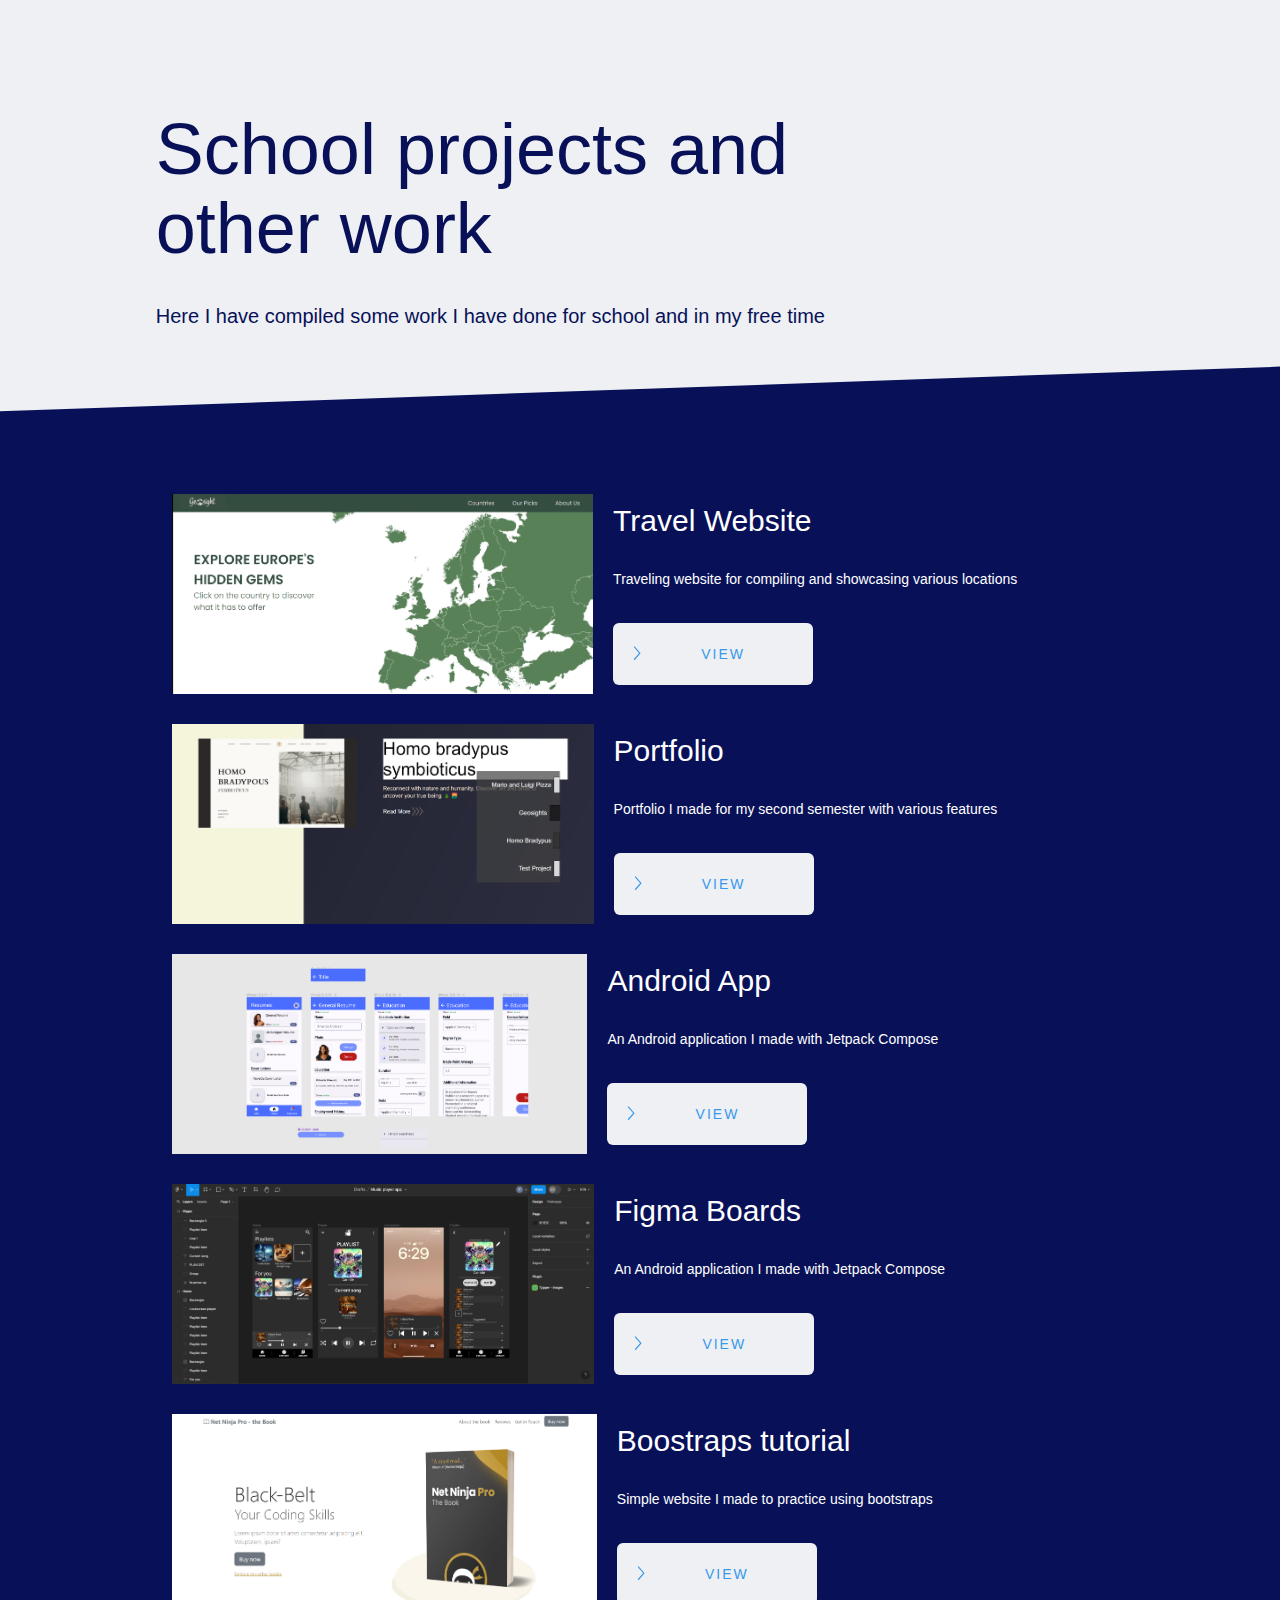
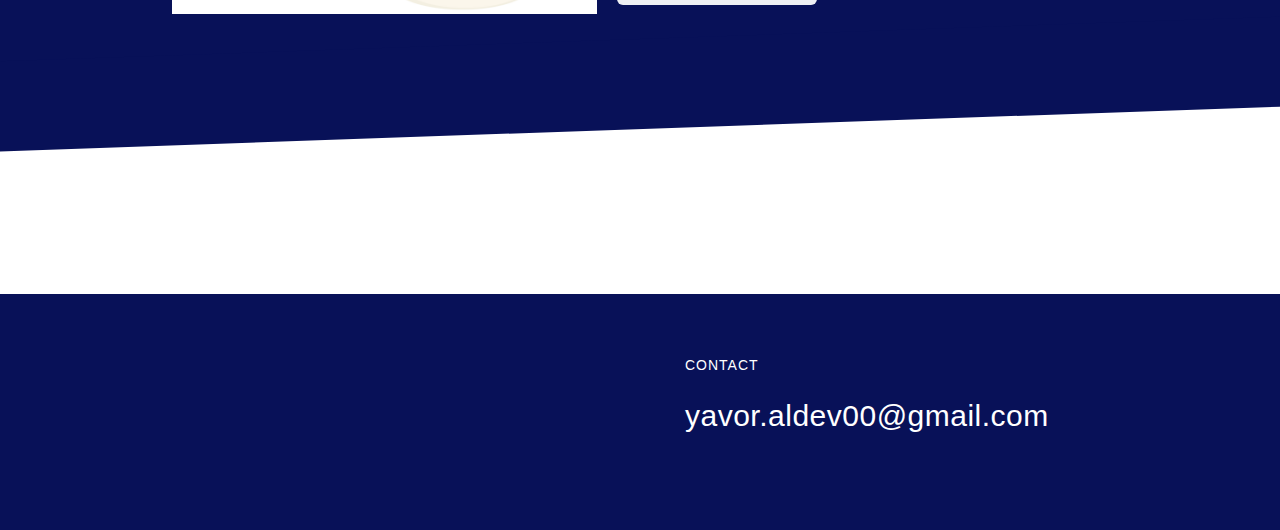
<file: index.html>
<!DOCTYPE html>
<!-- saved from url=(0014)about:internet -->
<html data-wf-domain="yavor-aldev-portfolio.webflow.io" data-wf-page="6638cd6a0f7e3410505d093d" data-wf-site="6638cd6a0f7e3410505d08ee" lang="en" class="w-mod-js wf-redhatdisplay-n7-active wf-redhatdisplay-n5-active wf-redhatdisplay-n4-active wf-redhatdisplay-n9-active wf-redhatdisplay-i5-active wf-redhatdisplay-i7-active wf-redhatdisplay-i4-active wf-permanentmarker-n4-active wf-active w-mod-ix">
  <head>
    <meta http-equiv="Content-Type" content="text/html; charset=UTF-8">
    <title>Yavor Aldev - Portfolio</title>
    <link href="img/project.css" rel="stylesheet" type="text/css">
    <link href="https://fonts.googleapis.com/" rel="preconnect">
    <link href="https://fonts.gstatic.com/" rel="preconnect" crossorigin="anonymous">
    <link rel="stylesheet" href="./Fitnesso - Webflow Ecommerce website template_files/css" media="all">
    <script type="text/javascript">
      WebFont.load({
        google: {
          families: ["Red Hat Display:regular,italic,500,500italic,700,700italic,900", "Permanent Marker:regular"]
        }
      });
    </script>
  </head>
  <body>
    <div style="opacity: 1;" class="page-wrap">
      <div class="section hero">
        <div id="w-node-f2bd7fdc-a738-1450-b4f9-1b53880bc1f6-505d093d" class="column">
          <h1>School projects and other work</h1>
          <p class="big-paragraph max-500">Here I have compiled some work I&nbsp;have done for school and in my free time</p>
        </div>
      </div>
      <div class="section social-proof">
        <div class="container grid-3">
          <div class="column flex-center">

            <div class="w-layout-hflex flex-block">
              <div class="div-block">
                <img src="img/travel.png" loading="lazy" alt="" class="image">
              </div>
              <div class="column">
                <h4 class="heading">Travel Website</h4>
                <p class="small-paragraph">Traveling website for compiling and showcasing various locations</p>
                <a href="Travel_Website.html" class="button button-inverse white-button">View</a>
              </div>
            </div>

            <div class="w-layout-hflex flex-block">
              <div class="div-block">
                <img src="img/portfolio.png" loading="lazy" alt="" class="image">
              </div>
              <div class="column">
                <h4 class="heading">Portfolio</h4>
                <p class="small-paragraph">Portfolio I made for my second semester with various features</p>
                <a href="Portfolio_Semester_2.html" class="button button-inverse white-button">View</a>
              </div>
            </div>
            
            <div class="w-layout-hflex flex-block">
              <div class="div-block">
                <img src="img/android.png" loading="lazy" alt="" class="image">
              </div>
              <div class="column">
                <h4 class="heading">Android App</h4>
                <p class="small-paragraph">An Android application I made with Jetpack Compose</p>
                <a href="Android_App.html" class="button button-inverse white-button">View</a>
              </div>
            </div>

            <div class="w-layout-hflex flex-block">
              <div class="div-block">
                <img src="img/figma1.png" loading="lazy" alt="" class="image">
              </div>
              <div class="column">
                <h4 class="heading">Figma Boards</h4>
                <p class="small-paragraph">An Android application I made with Jetpack Compose</p>
                <a href="Figma.html" class="button button-inverse white-button">View</a>
              </div>
            </div>
            
            <div class="w-layout-hflex flex-block">
              <div class="div-block">
                <img src="img/bootstraps.png" loading="lazy" alt="" class="image">
              </div>
              <div class="column">
                <h4 class="heading">Boostraps tutorial</h4>
                <p class="small-paragraph">Simple website I made to practice using bootstraps</p>
                <a href="Bootsraps_Tutorial.html" class="button button-inverse white-button">View</a>
              </div>
            </div>

          </div>
        </div>
        <div class="blue-line bottom"></div>
        <div class="blue-line"></div>
      </div>
      <div data-w-id="704f228a-8df5-ffa9-c2aa-29c84ad7d262" class="section features"></div>
      <div class="section footer-section">
        <div class="container footer-container">
          <div id="w-node-_1d6466da-e94d-115c-c97d-71e22c54b454-2c54b452" class="column">
            <a href="https://yavor-aldev-portfolio.webflow.io/#" class="footer-brand w-nav-brand"></a>
          </div>
          <div id="w-node-_1d6466da-e94d-115c-c97d-71e22c54b461-2c54b452" class="column">
            <div class="label footer-label">Contact</div>
            <a class="footer-contact-link">yavor.aldev00@gmail.com</a>
            <div class="_30px-spacer"></div>
          </div>
        </div>
      </div>
    </div>
    <style>
      body {
        -webkit-font-smoothing: antialiased;
        -moz-osx-font-smoothing: grayscale;
      }
    </style>
  </body>
</html>
</file>
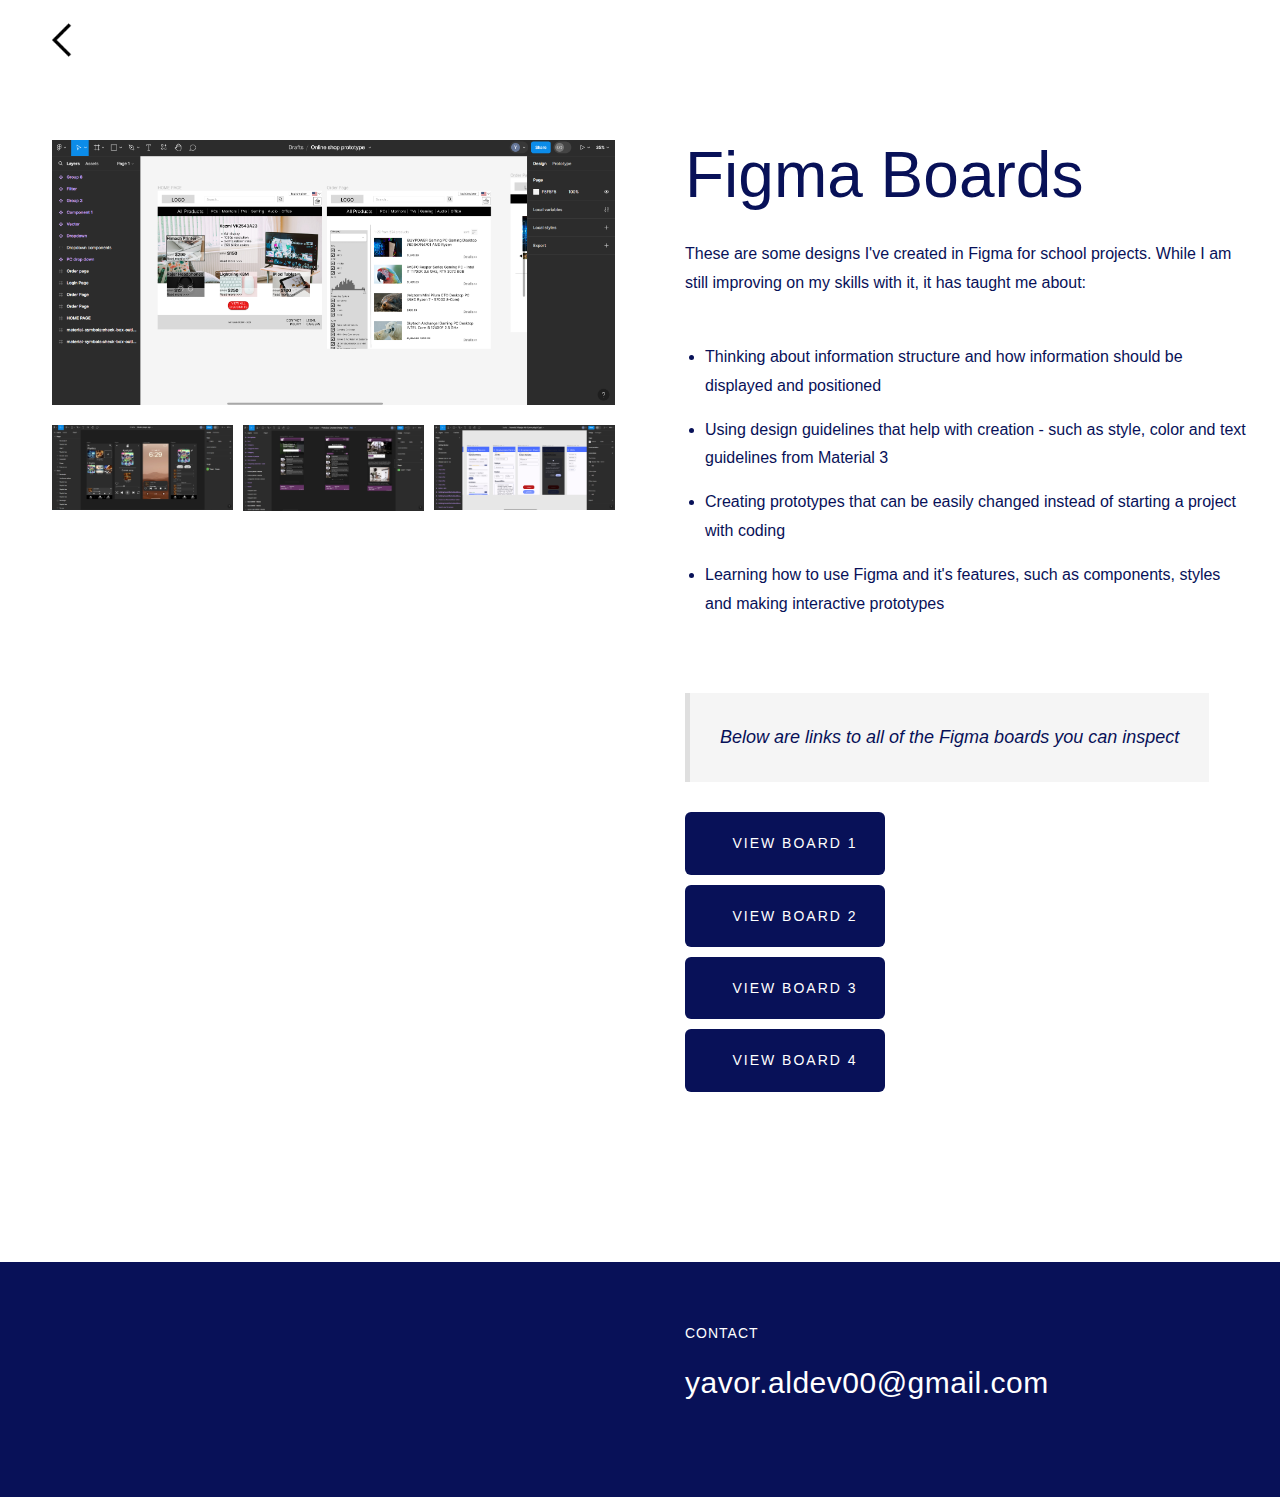
<file: Figma.html>
<!DOCTYPE html>
<!-- saved from url=(0014)about:internet -->
<html data-wf-domain="yavor-aldev-portfolio.webflow.io" data-wf-page="6638cd6a0f7e3410505d094a" data-wf-site="6638cd6a0f7e3410505d08ee" lang="en" class="w-mod-js wf-redhatdisplay-n9-active wf-redhatdisplay-n4-active wf-redhatdisplay-n7-active wf-redhatdisplay-n5-active wf-permanentmarker-n4-active wf-redhatdisplay-i5-active wf-redhatdisplay-i7-active wf-redhatdisplay-i4-active wf-active w-mod-ix">
  <head>
    <meta http-equiv="Content-Type" content="text/html; charset=UTF-8">
    <title>Project - Figma Boards</title>
    <link href="img/project.css" rel="stylesheet" type="text/css">
    <link href="https://fonts.googleapis.com/" rel="preconnect">
    <link href="https://fonts.gstatic.com/" rel="preconnect" crossorigin="anonymous">
    <link rel="stylesheet" href="./Curtis Vandervort - Fitnesso Webflow Ecommerce website template_files/css" media="all">
    <script type="text/javascript">
      WebFont.load({
        google: {
          families: ["Red Hat Display:regular,italic,500,500italic,700,700italic,900", "Permanent Marker:regular"]
        }
      });
    </script>
  </head>
  <body>
    <div class="page-wrap">
      <div data-collapse="medium" data-animation="over-right" data-duration="400" data-easing="ease" data-easing2="ease" role="banner" class="navbar w-nav">
        <div class="container nav-container">
          <a href="index.html" class="brand w-nav-brand" aria-label="home">
            <img src="img/arrow_back_ios_48dp_FILL0_wght400_GRAD0_opsz48.png" style="transform: scale(2) translateX(75%);" alt="" class="brand-logo">
          </a>
        </div>
        <div class="w-nav-overlay" data-wf-ignore="" id="w-nav-overlay-0"></div>
      </div>
      <div class="section">
        <div class="container">
          <div class="hero-slider-content">
            <div id="w-node-ad7cd10b-54e4-9901-ddfb-577386584273-505d094a" class="column author-column">
                <a data-fslightbox="gallery" href="https://yavoraldev00.github.io/Work-Portfolio/img/figma2.png">
                    <img src="https://yavoraldev00.github.io/Work-Portfolio/img/figma2.png" alt="" srcset="">
                </a>
                <div class="flex">
                    <a data-fslightbox="gallery" href="https://yavoraldev00.github.io/Work-Portfolio/img/figma1.png">
                        <img src="https://yavoraldev00.github.io/Work-Portfolio/img/figma1.png" alt="" srcset="">
                    </a>

                    <a data-fslightbox="gallery" href="https://yavoraldev00.github.io/Work-Portfolio/img/figma3.png">
                        <img src="https://yavoraldev00.github.io/Work-Portfolio/img/figma3.png" alt="" srcset="">
                    </a>

                    <a data-fslightbox="gallery" href="https://yavoraldev00.github.io/Work-Portfolio/img/figma4.png">
                        <img src="https://yavoraldev00.github.io/Work-Portfolio/img/figma4.png" alt="" srcset="">
                    </a>
                </div>
            </div>
            <div id="w-node-ad7cd10b-54e4-9901-ddfb-577386584269-505d094a" class="column max-800">
              <h2>Figma Boards</h2>
              <div class="w-richtext">
                <p>These are some designs I've created in Figma for school projects. While I am still improving on my skills with it, it has taught me about:</p>
                <ul style="list-style-type: disc;">
                    <li style="list-style-type: disc; display: list-item;">Thinking about information structure and how information should be displayed and positioned</li>
                    <li style="list-style-type: disc; display: list-item;">Using design guidelines that help with creation - such as style, color and text guidelines from Material 3</li>
                    <li style="list-style-type: disc; display: list-item;">Creating prototypes that can be easily changed instead of starting a project with coding</li>
                    <li style="list-style-type: disc; display: list-item;">Learning how to use Figma and it's features, such as components, styles and making interactive prototypes</li>
                </ul>
            </div>

              <blockquote>Below are links to all of the Figma boards you can inspect</blockquote>

              <a href="https://www.figma.com/design/dQjoM7nFybqTwYaMnda0PD/Online-shop-prototype?node-id=0%3A1&t=94R6CBbqH2sLkfFF-1" class="button w-button margin-10">View Board 1</a>
              <a href="https://www.figma.com/design/OsTv1LnVSfnulkpbTFVKfA/Material-3-Design-Kit-(Community)-(Copy)?node-id=54798%3A26742&t=MmqCFXVE27MEGHTV-1" class="button w-button margin-10">View Board 2</a>
              <a href="https://www.figma.com/design/yMkwL94z8Uue7AxQsuhApZ/VideoLab-Database-Design-(Pitch)?node-id=0%3A1&t=rtc4ofb8lCMfFWEg-1" class="button w-button margin-10">View Board 3</a>
              <a href="https://www.figma.com/design/Re9XRowTAQg910FLMSV1dJ/Music-player-app?node-id=0%3A1&t=vBnBNlpvNkCarMGv-1" class="button w-button margin-10">View Board 4</a>
            </div>
          </div>
        </div>
      </div>
      <div class="w-layout-blockcontainer w-container"></div>
      <div class="section footer-section">
        <div class="container footer-container">
          <div id="w-node-_1d6466da-e94d-115c-c97d-71e22c54b454-2c54b452" class="column">
            <a href="https://yavor-aldev-portfolio.webflow.io/author/curtis-vandervort#" class="footer-brand w-nav-brand"></a>
          </div>
          <div id="w-node-_1d6466da-e94d-115c-c97d-71e22c54b461-2c54b452" class="column">
            <div class="label footer-label">Contact</div>
            <a class="footer-contact-link">yavor.aldev00@gmail.com</a>
            <div class="_30px-spacer"></div>
          </div>
        </div>
      </div>
    </div>
    <style>
      body {
        -webkit-font-smoothing: antialiased;
        -moz-osx-font-smoothing: grayscale;
      }
    </style>
    <script src="fslightbox.js"></script>
  </body>
</html>
</file>
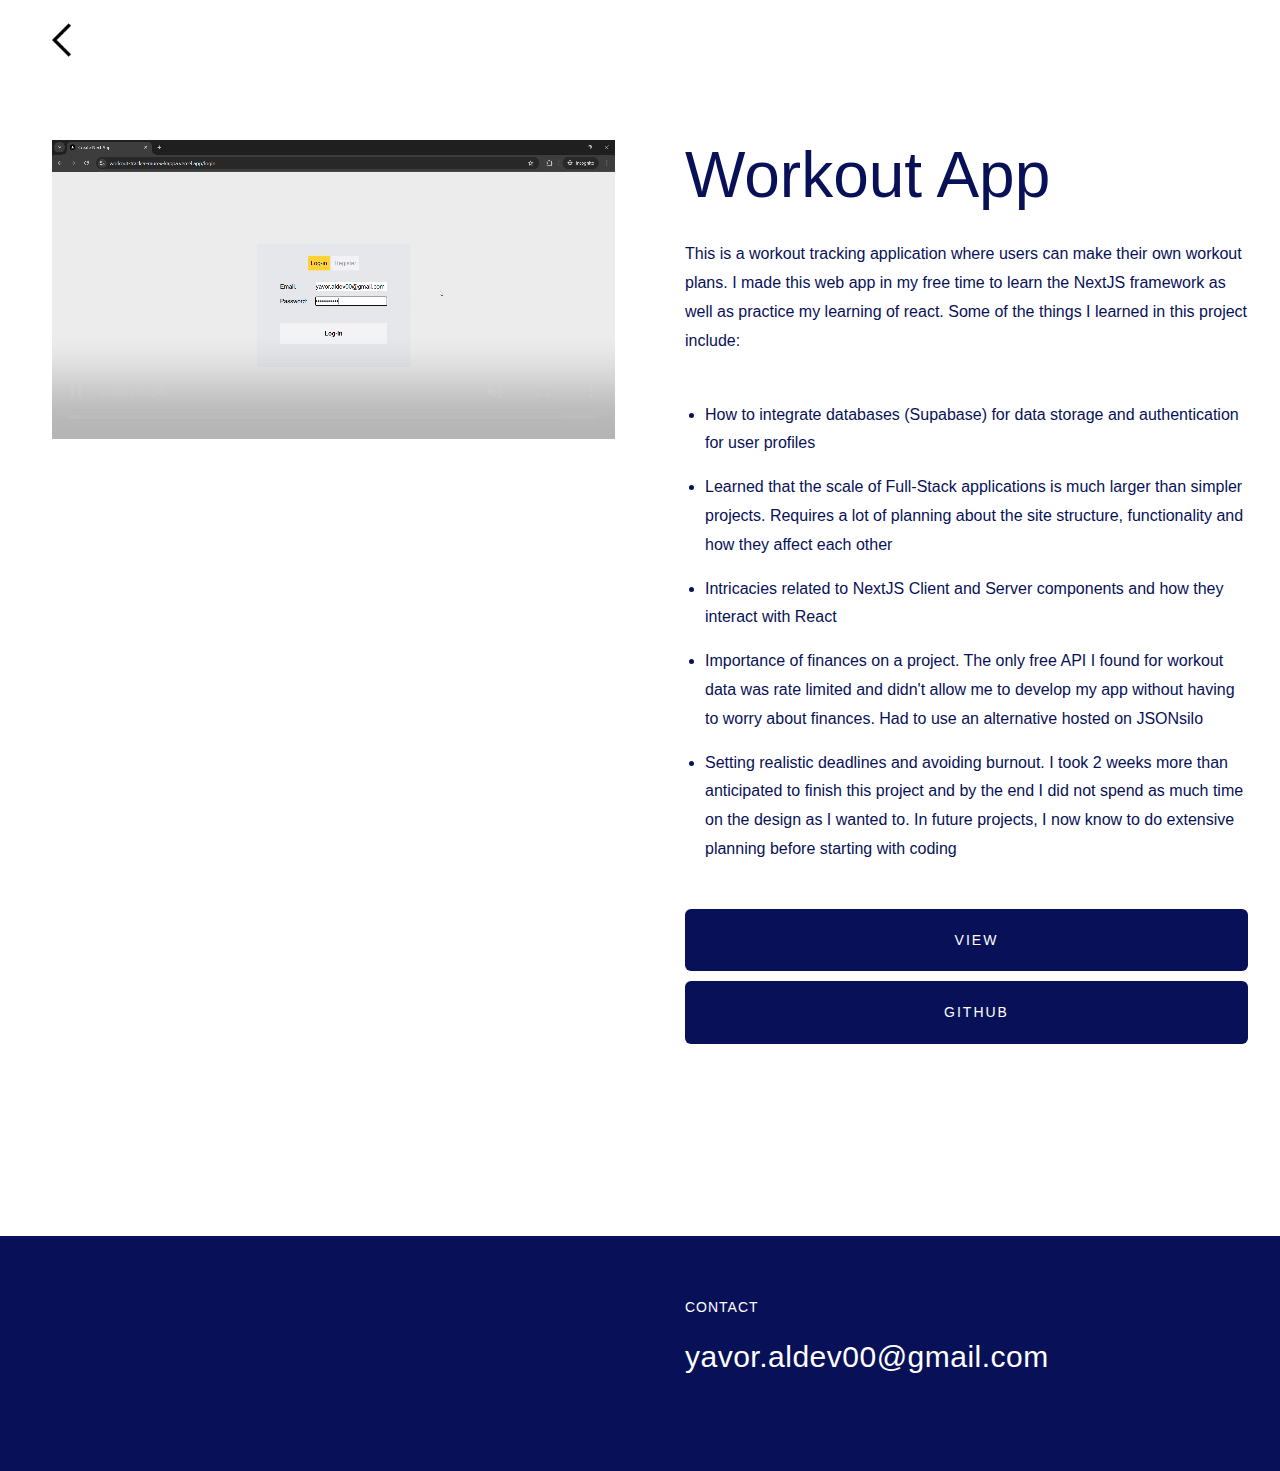
<file: Workout_App.html>
<!DOCTYPE html>
<!-- saved from url=(0014)about:internet -->
<html data-wf-domain="yavor-aldev-portfolio.webflow.io" data-wf-page="6638cd6a0f7e3410505d094a" data-wf-site="6638cd6a0f7e3410505d08ee" lang="en" class="w-mod-js wf-redhatdisplay-n9-active wf-redhatdisplay-n4-active wf-redhatdisplay-n7-active wf-redhatdisplay-n5-active wf-permanentmarker-n4-active wf-redhatdisplay-i5-active wf-redhatdisplay-i7-active wf-redhatdisplay-i4-active wf-active w-mod-ix">
  <head>
    <meta http-equiv="Content-Type" content="text/html; charset=UTF-8">
    <title>Project - Workout App</title>
    <link href="img/project.css" rel="stylesheet" type="text/css">
    <link href="https://fonts.googleapis.com/" rel="preconnect">
    <link href="https://fonts.gstatic.com/" rel="preconnect" crossorigin="anonymous">
    <link rel="stylesheet" href="./Curtis Vandervort - Fitnesso Webflow Ecommerce website template_files/css" media="all">
    <script type="text/javascript">
      WebFont.load({
        google: {
          families: ["Red Hat Display:regular,italic,500,500italic,700,700italic,900", "Permanent Marker:regular"]
        }
      });
    </script>
  </head>
  <body>
    <div class="page-wrap">
      <div data-collapse="medium" data-animation="over-right" data-duration="400" data-easing="ease" data-easing2="ease" role="banner" class="navbar w-nav">
        <div class="container nav-container">
          <a href="index.html" class="brand w-nav-brand" aria-label="home">
            <img src="img/arrow_back_ios_48dp_FILL0_wght400_GRAD0_opsz48.png" style="transform: scale(2) translateX(75%);" alt="" class="brand-logo">
          </a>
        </div>
        <div class="w-nav-overlay" data-wf-ignore="" id="w-nav-overlay-0"></div>
      </div>
      <div class="section">
        <div class="container">
          <div class="hero-slider-content">
            <div id="w-node-ad7cd10b-54e4-9901-ddfb-577386584273-505d094a" class="column author-column">
              <video style="max-width: 100%;" controls muted autoplay>
                <source src="img/Workout_App.mp4" type="video/mp4">
              </video>
            </div>
            <div id="w-node-ad7cd10b-54e4-9901-ddfb-577386584269-505d094a" class="column max-800">
              <h2>Workout App</h2>
              <div class="w-richtext">
                <p>This is a workout tracking application where users can make their own workout plans. I made this web app in my free time to learn the NextJS framework as well as practice my learning of react. Some of the things I learned in this project include:</p>
                <ul style="list-style-type: disc;">
                    <li style="list-style-type: disc; display: list-item;">How to integrate databases (Supabase) for data storage and authentication for user profiles</li>
                    <li style="list-style-type: disc; display: list-item;">Learned that the scale of Full-Stack applications is much larger than simpler projects. Requires a lot of planning about the site structure, functionality and how they affect each other</li>
                    <li style="list-style-type: disc; display: list-item;">Intricacies related to NextJS Client and Server components and how they interact with React</li>
                    <li style="list-style-type: disc; display: list-item;">Importance of finances on a project. The only free API I found for workout data was rate limited and didn't allow me to develop my app without having to worry about finances. Had to use an alternative hosted on JSONsilo</li>
                    <li style="list-style-type: disc; display: list-item;">Setting realistic deadlines and avoiding burnout. I took 2 weeks more than anticipated to finish this project and by the end I did not spend as much time on the design as I wanted to. In future projects, I now know to do extensive planning before starting with coding</li>
                </ul>
                <a href="https://workout-tracker-murex-kappa.vercel.app/" class="button w-button margin-10">View</a>
                <a href="https://github.com/yavoraldev00/Workout-Tracker" class="button w-button margin-10">Github</a>
                <br/>
              </div>
            </div>
          </div>
        </div>
      </div>
      <div class="w-layout-blockcontainer w-container"></div>
      <div class="section footer-section">
        <div class="container footer-container">
          <div id="w-node-_1d6466da-e94d-115c-c97d-71e22c54b454-2c54b452" class="column">
            <a href="https://yavor-aldev-portfolio.webflow.io/author/curtis-vandervort#" class="footer-brand w-nav-brand"></a>
          </div>
          <div id="w-node-_1d6466da-e94d-115c-c97d-71e22c54b461-2c54b452" class="column">
            <div class="label footer-label">Contact</div>
            <a class="footer-contact-link">yavor.aldev00@gmail.com</a>
            <div class="_30px-spacer"></div>
          </div>
        </div>
      </div>
    </div>
    <style>
      body {
        -webkit-font-smoothing: antialiased;
        -moz-osx-font-smoothing: grayscale;
      }
    </style>
  </body>
</html>
</file>
<file: img/project.css>
html {
  -webkit-text-size-adjust: 100%;
  -ms-text-size-adjust: 100%;
  font-family: sans-serif;
}

body {
  margin: 0;
}

article, aside, details, figcaption, figure, footer, header, hgroup, main, menu, nav, section, summary {
  display: block;
}

audio, canvas, progress, video {
  vertical-align: baseline;
  display: inline-block;
}

audio:not([controls]) {
  height: 0;
  display: none;
}

[hidden], template {
  display: none;
}

a {
  background-color: rgba(0, 0, 0, 0);
}

a:active, a:hover {
  outline: 0;
}

abbr[title] {
  border-bottom: 1px dotted;
}

b, strong {
  font-weight: bold;
}

dfn {
  font-style: italic;
}

h1 {
  margin: .67em 0;
  font-size: 2em;
}

mark {
  color: #000;
  background: #ff0;
}

small {
  font-size: 80%;
}

sub, sup {
  vertical-align: baseline;
  font-size: 75%;
  line-height: 0;
  position: relative;
}

sup {
  top: -.5em;
}

sub {
  bottom: -.25em;
}

img {
  border: 0;
}

svg:not(:root) {
  overflow: hidden;
}

hr {
  box-sizing: content-box;
  height: 0;
}

pre {
  overflow: auto;
}

code, kbd, pre, samp {
  font-family: monospace;
  font-size: 1em;
}

button, input, optgroup, select, textarea {
  color: inherit;
  font: inherit;
  margin: 0;
}

button {
  overflow: visible;
}

button, select {
  text-transform: none;
}

button, html input[type="button"], input[type="reset"] {
  -webkit-appearance: button;
  cursor: pointer;
}

button[disabled], html input[disabled] {
  cursor: default;
}

button::-moz-focus-inner, input::-moz-focus-inner {
  border: 0;
  padding: 0;
}

input {
  line-height: normal;
}

input[type="checkbox"], input[type="radio"] {
  box-sizing: border-box;
  padding: 0;
}

input[type="number"]::-webkit-inner-spin-button, input[type="number"]::-webkit-outer-spin-button {
  height: auto;
}

input[type="search"] {
  -webkit-appearance: none;
}

input[type="search"]::-webkit-search-cancel-button, input[type="search"]::-webkit-search-decoration {
  -webkit-appearance: none;
}

legend {
  border: 0;
  padding: 0;
}

textarea {
  overflow: auto;
}

optgroup {
  font-weight: bold;
}

table {
  border-collapse: collapse;
  border-spacing: 0;
}

td, th {
  padding: 0;
}

@font-face {
  font-family: webflow-icons;
  src: url("[data-uri]") format("truetype");
  font-weight: normal;
  font-style: normal;
}

[class^="w-icon-"], [class*=" w-icon-"] {
  speak: none;
  font-variant: normal;
  text-transform: none;
  -webkit-font-smoothing: antialiased;
  -moz-osx-font-smoothing: grayscale;
  font-style: normal;
  font-weight: normal;
  line-height: 1;
  font-family: webflow-icons !important;
}

.w-icon-slider-right:before {
  content: "";
}

.w-icon-slider-left:before {
  content: "";
}

.w-icon-nav-menu:before {
  content: "";
}

.w-icon-arrow-down:before, .w-icon-dropdown-toggle:before {
  content: "";
}

.w-icon-file-upload-remove:before {
  content: "";
}

.w-icon-file-upload-icon:before {
  content: "";
}

* {
  box-sizing: border-box;
}

html {
  height: 100%;
}

body {
  color: #333;
  background-color: #fff;
  min-height: 100%;
  margin: 0;
  font-family: Arial, sans-serif;
  font-size: 14px;
  line-height: 20px;
}

img {
  vertical-align: middle;
  max-width: 100%;
  display: inline-block;
}

html.w-mod-touch * {
  background-attachment: scroll !important;
}

.w-block {
  display: block;
}

.w-inline-block {
  max-width: 100%;
  display: inline-block;
}

.w-clearfix:before, .w-clearfix:after {
  content: " ";
  grid-area: 1 / 1 / 2 / 2;
  display: table;
}

.w-clearfix:after {
  clear: both;
}

.w-hidden {
  display: none;
}

.w-button {
  color: #fff;
  line-height: inherit;
  cursor: pointer;
  background-color: #3898ec;
  border: 0;
  border-radius: 0;
  padding: 9px 15px;
  text-decoration: none;
  display: inline-block;
}

.white-button {
  color: #3898ec !important;
  line-height: inherit;
  cursor: pointer;
  background-color: #eef0f4 !important;
  border: 0;
  border-radius: 0;
  padding: 9px 15px;
  text-decoration: none;
  display: inline-block;
}

input.w-button {
  -webkit-appearance: button;
}

html[data-w-dynpage] [data-w-cloak] {
  color: rgba(0, 0, 0, 0) !important;
}

.w-code-block {
  margin: unset;
}

pre.w-code-block code {
  all: inherit;
}

.w-webflow-badge, .w-webflow-badge * {
  z-index: auto;
  visibility: visible;
  box-sizing: border-box;
  float: none;
  clear: none;
  box-shadow: none;
  opacity: 1;
  direction: ltr;
  font-family: inherit;
  font-weight: inherit;
  color: inherit;
  font-size: inherit;
  line-height: inherit;
  font-style: inherit;
  font-variant: inherit;
  text-align: inherit;
  letter-spacing: inherit;
  -webkit-text-decoration: inherit;
  text-decoration: inherit;
  text-indent: 0;
  text-transform: inherit;
  text-shadow: none;
  font-smoothing: auto;
  vertical-align: baseline;
  cursor: inherit;
  white-space: inherit;
  word-break: normal;
  word-spacing: normal;
  word-wrap: normal;
  background: none;
  border: 0 rgba(0, 0, 0, 0);
  border-radius: 0;
  width: auto;
  min-width: 0;
  max-width: none;
  height: auto;
  min-height: 0;
  max-height: none;
  margin: 0;
  padding: 0;
  list-style-type: disc;
  transition: none;
  display: block;
  position: static;
  top: auto;
  bottom: auto;
  left: auto;
  right: auto;
  overflow: visible;
  transform: none;
}

.w-webflow-badge {
  white-space: nowrap;
  cursor: pointer;
  box-shadow: 0 0 0 1px rgba(0, 0, 0, .1), 0 1px 3px rgba(0, 0, 0, .1);
  visibility: visible !important;
  z-index: 2147483647 !important;
  color: #aaadb0 !important;
  opacity: 1 !important;
  background-color: #fff !important;
  border-radius: 3px !important;
  width: auto !important;
  height: auto !important;
  margin: 0 !important;
  padding: 6px !important;
  font-size: 12px !important;
  line-height: 14px !important;
  text-decoration: none !important;
  display: inline-block !important;
  position: fixed !important;
  top: auto !important;
  bottom: 12px !important;
  left: auto !important;
  right: 12px !important;
  overflow: visible !important;
  transform: none !important;
}

.w-webflow-badge > img {
  visibility: visible !important;
  opacity: 1 !important;
  vertical-align: middle !important;
  display: inline-block !important;
}

h1, h2, h3, h4, h5, h6 {
  margin-bottom: 10px;
  font-weight: bold;
}

h1 {
  margin-top: 20px;
  font-size: 38px;
  line-height: 44px;
}

h2 {
  margin-top: 20px;
  font-size: 32px;
  line-height: 36px;
}

h3 {
  margin-top: 20px;
  font-size: 24px;
  line-height: 30px;
}

h4 {
  margin-top: 10px;
  font-size: 18px;
  line-height: 24px;
}

h5 {
  margin-top: 10px;
  font-size: 14px;
  line-height: 20px;
}

h6 {
  margin-top: 10px;
  font-size: 12px;
  line-height: 18px;
}

p {
  margin-top: 0;
  margin-bottom: 10px;
}

blockquote {
  border-left: 5px solid #e2e2e2;
  margin: 0 0 10px;
  padding: 10px 20px;
  font-size: 18px;
  line-height: 22px;
}

figure {
  margin: 0 0 10px;
}

figcaption {
  text-align: center;
  margin-top: 5px;
}

ul, ol {
  margin-top: 0;
  margin-bottom: 10px;
  padding-left: 40px;
}

.w-list-unstyled {
  padding-left: 0;
  list-style: none;
}

.w-embed:before, .w-embed:after {
  content: " ";
  grid-area: 1 / 1 / 2 / 2;
  display: table;
}

.w-embed:after {
  clear: both;
}

.w-video {
  width: 100%;
  padding: 0;
  position: relative;
}

.w-video iframe, .w-video object, .w-video embed {
  border: none;
  width: 100%;
  height: 100%;
  position: absolute;
  top: 0;
  left: 0;
}

fieldset {
  border: 0;
  margin: 0;
  padding: 0;
}

button, [type="button"], [type="reset"] {
  cursor: pointer;
  -webkit-appearance: button;
  border: 0;
}

.w-form {
  margin: 0 0 15px;
}

.w-form-done {
  text-align: center;
  background-color: #ddd;
  padding: 20px;
  display: none;
}

.w-form-fail {
  background-color: #ffdede;
  margin-top: 10px;
  padding: 10px;
  display: none;
}

label {
  margin-bottom: 5px;
  font-weight: bold;
  display: block;
}

.w-input, .w-select {
  color: #333;
  vertical-align: middle;
  background-color: #fff;
  border: 1px solid #ccc;
  width: 100%;
  height: 38px;
  margin-bottom: 10px;
  padding: 8px 12px;
  font-size: 14px;
  line-height: 1.42857;
  display: block;
}

.w-input:-moz-placeholder, .w-select:-moz-placeholder {
  color: #999;
}

.w-input::-moz-placeholder, .w-select::-moz-placeholder {
  color: #999;
  opacity: 1;
}

.w-input::-webkit-input-placeholder, .w-select::-webkit-input-placeholder {
  color: #999;
}

.w-input:focus, .w-select:focus {
  border-color: #3898ec;
  outline: 0;
}

.w-input[disabled], .w-select[disabled], .w-input[readonly], .w-select[readonly], fieldset[disabled] .w-input, fieldset[disabled] .w-select {
  cursor: not-allowed;
}

.w-input[disabled]:not(.w-input-disabled), .w-select[disabled]:not(.w-input-disabled), .w-input[readonly], .w-select[readonly], fieldset[disabled]:not(.w-input-disabled) .w-input, fieldset[disabled]:not(.w-input-disabled) .w-select {
  background-color: #eee;
}

textarea.w-input, textarea.w-select {
  height: auto;
}

.w-select {
  background-color: #f3f3f3;
}

.w-select[multiple] {
  height: auto;
}

.w-form-label {
  cursor: pointer;
  margin-bottom: 0;
  font-weight: normal;
  display: inline-block;
}

.w-radio {
  margin-bottom: 5px;
  padding-left: 20px;
  display: block;
}

.w-radio:before, .w-radio:after {
  content: " ";
  grid-area: 1 / 1 / 2 / 2;
  display: table;
}

.w-radio:after {
  clear: both;
}

.w-radio-input {
  float: left;
  margin: 3px 0 0 -20px;
  line-height: normal;
}

.w-file-upload {
  margin-bottom: 10px;
  display: block;
}

.w-file-upload-input {
  opacity: 0;
  z-index: -100;
  width: .1px;
  height: .1px;
  position: absolute;
  overflow: hidden;
}

.w-file-upload-default, .w-file-upload-uploading, .w-file-upload-success {
  color: #333;
  display: inline-block;
}

.w-file-upload-error {
  margin-top: 10px;
  display: block;
}

.w-file-upload-default.w-hidden, .w-file-upload-uploading.w-hidden, .w-file-upload-error.w-hidden, .w-file-upload-success.w-hidden {
  display: none;
}

.w-file-upload-uploading-btn {
  cursor: pointer;
  background-color: #fafafa;
  border: 1px solid #ccc;
  margin: 0;
  padding: 8px 12px;
  font-size: 14px;
  font-weight: normal;
  display: flex;
}

.w-file-upload-file {
  background-color: #fafafa;
  border: 1px solid #ccc;
  flex-grow: 1;
  justify-content: space-between;
  margin: 0;
  padding: 8px 9px 8px 11px;
  display: flex;
}

.w-file-upload-file-name {
  font-size: 14px;
  font-weight: normal;
  display: block;
}

.w-file-remove-link {
  cursor: pointer;
  width: auto;
  height: auto;
  margin-top: 3px;
  margin-left: 10px;
  padding: 3px;
  display: block;
}

.w-icon-file-upload-remove {
  margin: auto;
  font-size: 10px;
}

.w-file-upload-error-msg {
  color: #ea384c;
  padding: 2px 0;
  display: inline-block;
}

.w-file-upload-info {
  padding: 0 12px;
  line-height: 38px;
  display: inline-block;
}

.w-file-upload-label {
  cursor: pointer;
  background-color: #fafafa;
  border: 1px solid #ccc;
  margin: 0;
  padding: 8px 12px;
  font-size: 14px;
  font-weight: normal;
  display: inline-block;
}

.w-icon-file-upload-icon, .w-icon-file-upload-uploading {
  width: 20px;
  margin-right: 8px;
  display: inline-block;
}

.w-icon-file-upload-uploading {
  height: 20px;
}

.w-container {
  max-width: 940px;
  margin-left: auto;
  margin-right: auto;
}

.w-container:before, .w-container:after {
  content: " ";
  grid-area: 1 / 1 / 2 / 2;
  display: table;
}

.w-container:after {
  clear: both;
}

.w-container .w-row {
  margin-left: -10px;
  margin-right: -10px;
}

.w-row:before, .w-row:after {
  content: " ";
  grid-area: 1 / 1 / 2 / 2;
  display: table;
}

.w-row:after {
  clear: both;
}

.w-row .w-row {
  margin-left: 0;
  margin-right: 0;
}

.w-col {
  float: left;
  width: 100%;
  min-height: 1px;
  padding-left: 10px;
  padding-right: 10px;
  position: relative;
}

.w-col .w-col {
  padding-left: 0;
  padding-right: 0;
}

.w-col-1 {
  width: 8.33333%;
}

.w-col-2 {
  width: 16.6667%;
}

.w-col-3 {
  width: 25%;
}

.w-col-4 {
  width: 33.3333%;
}

.w-col-5 {
  width: 41.6667%;
}

.w-col-6 {
  width: 50%;
}

.w-col-7 {
  width: 58.3333%;
}

.w-col-8 {
  width: 66.6667%;
}

.w-col-9 {
  width: 75%;
}

.w-col-10 {
  width: 83.3333%;
}

.w-col-11 {
  width: 91.6667%;
}

.w-col-12 {
  width: 100%;
}

.w-hidden-main {
  display: none !important;
}

@media screen and (max-width: 991px) {
  .w-container {
    max-width: 728px;
  }

  .w-hidden-main {
    display: inherit !important;
  }

  .w-hidden-medium {
    display: none !important;
  }

  .w-col-medium-1 {
    width: 8.33333%;
  }

  .w-col-medium-2 {
    width: 16.6667%;
  }

  .w-col-medium-3 {
    width: 25%;
  }

  .w-col-medium-4 {
    width: 33.3333%;
  }

  .w-col-medium-5 {
    width: 41.6667%;
  }

  .w-col-medium-6 {
    width: 50%;
  }

  .w-col-medium-7 {
    width: 58.3333%;
  }

  .w-col-medium-8 {
    width: 66.6667%;
  }

  .w-col-medium-9 {
    width: 75%;
  }

  .w-col-medium-10 {
    width: 83.3333%;
  }

  .w-col-medium-11 {
    width: 91.6667%;
  }

  .w-col-medium-12 {
    width: 100%;
  }

  .w-col-stack {
    width: 100%;
    left: auto;
    right: auto;
  }
}

@media screen and (max-width: 767px) {
  .w-hidden-main, .w-hidden-medium {
    display: inherit !important;
  }

  .w-hidden-small {
    display: none !important;
  }

  .w-row, .w-container .w-row {
    margin-left: 0;
    margin-right: 0;
  }

  .w-col {
    width: 100%;
    left: auto;
    right: auto;
  }

  .w-col-small-1 {
    width: 8.33333%;
  }

  .w-col-small-2 {
    width: 16.6667%;
  }

  .w-col-small-3 {
    width: 25%;
  }

  .w-col-small-4 {
    width: 33.3333%;
  }

  .w-col-small-5 {
    width: 41.6667%;
  }

  .w-col-small-6 {
    width: 50%;
  }

  .w-col-small-7 {
    width: 58.3333%;
  }

  .w-col-small-8 {
    width: 66.6667%;
  }

  .w-col-small-9 {
    width: 75%;
  }

  .w-col-small-10 {
    width: 83.3333%;
  }

  .w-col-small-11 {
    width: 91.6667%;
  }

  .w-col-small-12 {
    width: 100%;
  }
}

@media screen and (max-width: 479px) {
  .w-container {
    max-width: none;
  }

  .w-hidden-main, .w-hidden-medium, .w-hidden-small {
    display: inherit !important;
  }

  .w-hidden-tiny {
    display: none !important;
  }

  .w-col {
    width: 100%;
  }

  .w-col-tiny-1 {
    width: 8.33333%;
  }

  .w-col-tiny-2 {
    width: 16.6667%;
  }

  .w-col-tiny-3 {
    width: 25%;
  }

  .w-col-tiny-4 {
    width: 33.3333%;
  }

  .w-col-tiny-5 {
    width: 41.6667%;
  }

  .w-col-tiny-6 {
    width: 50%;
  }

  .w-col-tiny-7 {
    width: 58.3333%;
  }

  .w-col-tiny-8 {
    width: 66.6667%;
  }

  .w-col-tiny-9 {
    width: 75%;
  }

  .w-col-tiny-10 {
    width: 83.3333%;
  }

  .w-col-tiny-11 {
    width: 91.6667%;
  }

  .w-col-tiny-12 {
    width: 100%;
  }
}

.w-widget {
  position: relative;
}

.w-widget-map {
  width: 100%;
  height: 400px;
}

.w-widget-map label {
  width: auto;
  display: inline;
}

.w-widget-map img {
  max-width: inherit;
}

.w-widget-map .gm-style-iw {
  text-align: center;
}

.w-widget-map .gm-style-iw > button {
  display: none !important;
}

.w-widget-twitter {
  overflow: hidden;
}

.w-widget-twitter-count-shim {
  vertical-align: top;
  text-align: center;
  background: #fff;
  border: 1px solid #758696;
  border-radius: 3px;
  width: 28px;
  height: 20px;
  display: inline-block;
  position: relative;
}

.w-widget-twitter-count-shim * {
  pointer-events: none;
  -webkit-user-select: none;
  -ms-user-select: none;
  user-select: none;
}

.w-widget-twitter-count-shim .w-widget-twitter-count-inner {
  text-align: center;
  color: #999;
  font-family: serif;
  font-size: 15px;
  line-height: 12px;
  position: relative;
}

.w-widget-twitter-count-shim .w-widget-twitter-count-clear {
  display: block;
  position: relative;
}

.w-widget-twitter-count-shim.w--large {
  width: 36px;
  height: 28px;
}

.w-widget-twitter-count-shim.w--large .w-widget-twitter-count-inner {
  font-size: 18px;
  line-height: 18px;
}

.w-widget-twitter-count-shim:not(.w--vertical) {
  margin-left: 5px;
  margin-right: 8px;
}

.w-widget-twitter-count-shim:not(.w--vertical).w--large {
  margin-left: 6px;
}

.w-widget-twitter-count-shim:not(.w--vertical):before, .w-widget-twitter-count-shim:not(.w--vertical):after {
  content: " ";
  pointer-events: none;
  border: solid rgba(0, 0, 0, 0);
  width: 0;
  height: 0;
  position: absolute;
  top: 50%;
  left: 0;
}

.w-widget-twitter-count-shim:not(.w--vertical):before {
  border-width: 4px;
  border-color: rgba(117, 134, 150, 0) #5d6c7b rgba(117, 134, 150, 0) rgba(117, 134, 150, 0);
  margin-top: -4px;
  margin-left: -9px;
}

.w-widget-twitter-count-shim:not(.w--vertical).w--large:before {
  border-width: 5px;
  margin-top: -5px;
  margin-left: -10px;
}

.w-widget-twitter-count-shim:not(.w--vertical):after {
  border-width: 4px;
  border-color: rgba(255, 255, 255, 0) #fff rgba(255, 255, 255, 0) rgba(255, 255, 255, 0);
  margin-top: -4px;
  margin-left: -8px;
}

.w-widget-twitter-count-shim:not(.w--vertical).w--large:after {
  border-width: 5px;
  margin-top: -5px;
  margin-left: -9px;
}

.w-widget-twitter-count-shim.w--vertical {
  width: 61px;
  height: 33px;
  margin-bottom: 8px;
}

.w-widget-twitter-count-shim.w--vertical:before, .w-widget-twitter-count-shim.w--vertical:after {
  content: " ";
  pointer-events: none;
  border: solid rgba(0, 0, 0, 0);
  width: 0;
  height: 0;
  position: absolute;
  top: 100%;
  left: 50%;
}

.w-widget-twitter-count-shim.w--vertical:before {
  border-width: 5px;
  border-color: #5d6c7b rgba(117, 134, 150, 0) rgba(117, 134, 150, 0);
  margin-left: -5px;
}

.w-widget-twitter-count-shim.w--vertical:after {
  border-width: 4px;
  border-color: #fff rgba(255, 255, 255, 0) rgba(255, 255, 255, 0);
  margin-left: -4px;
}

.w-widget-twitter-count-shim.w--vertical .w-widget-twitter-count-inner {
  font-size: 18px;
  line-height: 22px;
}

.w-widget-twitter-count-shim.w--vertical.w--large {
  width: 76px;
}

.w-background-video {
  color: #fff;
  height: 500px;
  position: relative;
  overflow: hidden;
}

.w-background-video > video {
  object-fit: cover;
  z-index: -100;
  background-position: 50%;
  background-size: cover;
  width: 100%;
  height: 100%;
  margin: auto;
  position: absolute;
  top: -100%;
  bottom: -100%;
  left: -100%;
  right: -100%;
}

.w-background-video > video::-webkit-media-controls-start-playback-button {
  -webkit-appearance: none;
  display: none !important;
}

.w-background-video--control {
  background-color: rgba(0, 0, 0, 0);
  padding: 0;
  position: absolute;
  bottom: 1em;
  right: 1em;
}

.w-background-video--control > [hidden] {
  display: none !important;
}

.w-slider {
  text-align: center;
  clear: both;
  -webkit-tap-highlight-color: rgba(0, 0, 0, 0);
  tap-highlight-color: rgba(0, 0, 0, 0);
  background: #ddd;
  height: 300px;
  position: relative;
}

.w-slider-mask {
  z-index: 1;
  white-space: nowrap;
  height: 100%;
  display: block;
  position: relative;
  left: 0;
  right: 0;
  overflow: hidden;
}

.w-slide {
  vertical-align: top;
  white-space: normal;
  text-align: left;
  width: 100%;
  height: 100%;
  display: inline-block;
  position: relative;
}

.w-slider-nav {
  z-index: 2;
  text-align: center;
  -webkit-tap-highlight-color: rgba(0, 0, 0, 0);
  tap-highlight-color: rgba(0, 0, 0, 0);
  height: 40px;
  margin: auto;
  padding-top: 10px;
  position: absolute;
  top: auto;
  bottom: 0;
  left: 0;
  right: 0;
}

.w-slider-nav.w-round > div {
  border-radius: 100%;
}

.w-slider-nav.w-num > div {
  font-size: inherit;
  line-height: inherit;
  width: auto;
  height: auto;
  padding: .2em .5em;
}

.w-slider-nav.w-shadow > div {
  box-shadow: 0 0 3px rgba(51, 51, 51, .4);
}

.w-slider-nav-invert {
  color: #fff;
}

.w-slider-nav-invert > div {
  background-color: rgba(34, 34, 34, .4);
}

.w-slider-nav-invert > div.w-active {
  background-color: #222;
}

.w-slider-dot {
  cursor: pointer;
  background-color: rgba(255, 255, 255, .4);
  width: 1em;
  height: 1em;
  margin: 0 3px .5em;
  transition: background-color .1s, color .1s;
  display: inline-block;
  position: relative;
}

.w-slider-dot.w-active {
  background-color: #fff;
}

.w-slider-dot:focus {
  outline: none;
  box-shadow: 0 0 0 2px #fff;
}

.w-slider-dot:focus.w-active {
  box-shadow: none;
}

.w-slider-arrow-left, .w-slider-arrow-right {
  cursor: pointer;
  color: #fff;
  -webkit-tap-highlight-color: rgba(0, 0, 0, 0);
  tap-highlight-color: rgba(0, 0, 0, 0);
  -webkit-user-select: none;
  -ms-user-select: none;
  user-select: none;
  width: 80px;
  margin: auto;
  font-size: 40px;
  position: absolute;
  top: 0;
  bottom: 0;
  left: 0;
  right: 0;
  overflow: hidden;
}

.w-slider-arrow-left [class^="w-icon-"], .w-slider-arrow-right [class^="w-icon-"], .w-slider-arrow-left [class*=" w-icon-"], .w-slider-arrow-right [class*=" w-icon-"] {
  position: absolute;
}

.w-slider-arrow-left:focus, .w-slider-arrow-right:focus {
  outline: 0;
}

.w-slider-arrow-left {
  z-index: 3;
  right: auto;
}

.w-slider-arrow-right {
  z-index: 4;
  left: auto;
}

.w-icon-slider-left, .w-icon-slider-right {
  width: 1em;
  height: 1em;
  margin: auto;
  top: 0;
  bottom: 0;
  left: 0;
  right: 0;
}

.w-slider-aria-label {
  clip: rect(0 0 0 0);
  border: 0;
  width: 1px;
  height: 1px;
  margin: -1px;
  padding: 0;
  position: absolute;
  overflow: hidden;
}

.w-slider-force-show {
  display: block !important;
}

.w-dropdown {
  text-align: left;
  z-index: 900;
  margin-left: auto;
  margin-right: auto;
  display: inline-block;
  position: relative;
}

.w-dropdown-btn, .w-dropdown-toggle, .w-dropdown-link {
  vertical-align: top;
  color: #222;
  text-align: left;
  white-space: nowrap;
  margin-left: auto;
  margin-right: auto;
  padding: 20px;
  text-decoration: none;
  position: relative;
}

.w-dropdown-toggle {
  -webkit-user-select: none;
  -ms-user-select: none;
  user-select: none;
  cursor: pointer;
  padding-right: 40px;
  display: inline-block;
}

.w-dropdown-toggle:focus {
  outline: 0;
}

.w-icon-dropdown-toggle {
  width: 1em;
  height: 1em;
  margin: auto 20px auto auto;
  position: absolute;
  top: 0;
  bottom: 0;
  right: 0;
}

.w-dropdown-list {
  background: #ddd;
  min-width: 100%;
  display: none;
  position: absolute;
}

.w-dropdown-list.w--open {
  display: block;
}

.w-dropdown-link {
  color: #222;
  padding: 10px 20px;
  display: block;
}

.w-dropdown-link.w--current {
  color: #0082f3;
}

.w-dropdown-link:focus {
  outline: 0;
}

@media screen and (max-width: 767px) {
  .w-nav-brand {
    padding-left: 10px;
  }
}

.w-lightbox-backdrop {
  cursor: auto;
  letter-spacing: normal;
  text-indent: 0;
  text-shadow: none;
  text-transform: none;
  visibility: visible;
  white-space: normal;
  word-break: normal;
  word-spacing: normal;
  word-wrap: normal;
  color: #fff;
  text-align: center;
  z-index: 2000;
  opacity: 0;
  -webkit-user-select: none;
  -moz-user-select: none;
  -webkit-tap-highlight-color: transparent;
  background: rgba(0, 0, 0, .9);
  outline: 0;
  font-family: Helvetica Neue, Helvetica, Ubuntu, Segoe UI, Verdana, sans-serif;
  font-size: 17px;
  font-style: normal;
  font-weight: 300;
  line-height: 1.2;
  list-style: disc;
  position: fixed;
  top: 0;
  bottom: 0;
  left: 0;
  right: 0;
  -webkit-transform: translate(0);
}

.w-lightbox-backdrop, .w-lightbox-container {
  -webkit-overflow-scrolling: touch;
  height: 100%;
  overflow: auto;
}

.w-lightbox-content {
  height: 100vh;
  position: relative;
  overflow: hidden;
}

.w-lightbox-view {
  opacity: 0;
  width: 100vw;
  height: 100vh;
  position: absolute;
}

.w-lightbox-view:before {
  content: "";
  height: 100vh;
}

.w-lightbox-group, .w-lightbox-group .w-lightbox-view, .w-lightbox-group .w-lightbox-view:before {
  height: 86vh;
}

.w-lightbox-frame, .w-lightbox-view:before {
  vertical-align: middle;
  display: inline-block;
}

.w-lightbox-figure {
  margin: 0;
  position: relative;
}

.w-lightbox-group .w-lightbox-figure {
  cursor: pointer;
}

.w-lightbox-img {
  width: auto;
  max-width: none;
  height: auto;
}

.w-lightbox-image {
  float: none;
  max-width: 100vw;
  max-height: 100vh;
  display: block;
}

.w-lightbox-group .w-lightbox-image {
  max-height: 86vh;
}

.w-lightbox-caption {
  text-align: left;
  text-overflow: ellipsis;
  white-space: nowrap;
  background: rgba(0, 0, 0, .4);
  padding: .5em 1em;
  position: absolute;
  bottom: 0;
  left: 0;
  right: 0;
  overflow: hidden;
}

.w-lightbox-embed {
  width: 100%;
  height: 100%;
  position: absolute;
  top: 0;
  bottom: 0;
  left: 0;
  right: 0;
}

.w-lightbox-control {
  cursor: pointer;
  background-position: center;
  background-repeat: no-repeat;
  background-size: 24px;
  width: 4em;
  transition: all .3s;
  position: absolute;
  top: 0;
}

.w-lightbox-left {
  background-image: url("[data-uri]");
  display: none;
  bottom: 0;
  left: 0;
}

.w-lightbox-right {
  background-image: url("[data-uri]");
  display: none;
  bottom: 0;
  right: 0;
}

.w-lightbox-close {
  background-image: url("[data-uri]");
  background-size: 18px;
  height: 2.6em;
  right: 0;
}

.w-lightbox-strip {
  white-space: nowrap;
  padding: 0 1vh;
  line-height: 0;
  position: absolute;
  bottom: 0;
  left: 0;
  right: 0;
  overflow-x: auto;
  overflow-y: hidden;
}

.w-lightbox-item {
  box-sizing: content-box;
  cursor: pointer;
  width: 10vh;
  padding: 2vh 1vh;
  display: inline-block;
  -webkit-transform: translate3d(0, 0, 0);
}

.w-lightbox-active {
  opacity: .3;
}

.w-lightbox-thumbnail {
  background: #222;
  height: 10vh;
  position: relative;
  overflow: hidden;
}

.w-lightbox-thumbnail-image {
  position: absolute;
  top: 0;
  left: 0;
}

.w-lightbox-thumbnail .w-lightbox-tall {
  width: 100%;
  top: 50%;
  transform: translate(0, -50%);
}

.w-lightbox-thumbnail .w-lightbox-wide {
  height: 100%;
  left: 50%;
  transform: translate(-50%);
}

.w-lightbox-spinner {
  box-sizing: border-box;
  border: 5px solid rgba(0, 0, 0, .4);
  border-radius: 50%;
  width: 40px;
  height: 40px;
  margin-top: -20px;
  margin-left: -20px;
  animation: .8s linear infinite spin;
  position: absolute;
  top: 50%;
  left: 50%;
}

.w-lightbox-spinner:after {
  content: "";
  border: 3px solid rgba(0, 0, 0, 0);
  border-bottom-color: #fff;
  border-radius: 50%;
  position: absolute;
  top: -4px;
  bottom: -4px;
  left: -4px;
  right: -4px;
}

.w-lightbox-hide {
  display: none;
}

.w-lightbox-noscroll {
  overflow: hidden;
}

@media (min-width: 768px) {
  .w-lightbox-content {
    height: 96vh;
    margin-top: 2vh;
  }

  .w-lightbox-view, .w-lightbox-view:before {
    height: 96vh;
  }

  .w-lightbox-group, .w-lightbox-group .w-lightbox-view, .w-lightbox-group .w-lightbox-view:before {
    height: 84vh;
  }

  .w-lightbox-image {
    max-width: 96vw;
    max-height: 96vh;
  }

  .w-lightbox-group .w-lightbox-image {
    max-width: 82.3vw;
    max-height: 84vh;
  }

  .w-lightbox-left, .w-lightbox-right {
    opacity: .5;
    display: block;
  }

  .w-lightbox-close {
    opacity: .8;
  }

  .w-lightbox-control:hover {
    opacity: 1;
  }
}

.w-lightbox-inactive, .w-lightbox-inactive:hover {
  opacity: 0;
}

.w-richtext:before, .w-richtext:after {
  content: " ";
  grid-area: 1 / 1 / 2 / 2;
  display: table;
}

.w-richtext:after {
  clear: both;
}

.w-richtext[contenteditable="true"]:before, .w-richtext[contenteditable="true"]:after {
  white-space: initial;
}

.w-richtext ol, .w-richtext ul {
  overflow: hidden;
}

.w-richtext .w-richtext-figure-selected.w-richtext-figure-type-video div:after, .w-richtext .w-richtext-figure-selected[data-rt-type="video"] div:after, .w-richtext .w-richtext-figure-selected.w-richtext-figure-type-image div, .w-richtext .w-richtext-figure-selected[data-rt-type="image"] div {
  outline: 2px solid #2895f7;
}

.w-richtext figure.w-richtext-figure-type-video > div:after, .w-richtext figure[data-rt-type="video"] > div:after {
  content: "";
  display: none;
  position: absolute;
  top: 0;
  bottom: 0;
  left: 0;
  right: 0;
}

.w-richtext figure {
  max-width: 60%;
  position: relative;
}

.w-richtext figure > div:before {
  cursor: default !important;
}

.w-richtext figure img {
  width: 100%;
}

.w-richtext figure figcaption.w-richtext-figcaption-placeholder {
  opacity: .6;
}

.w-richtext figure div {
  color: rgba(0, 0, 0, 0);
  font-size: 0;
}

.w-richtext figure.w-richtext-figure-type-image, .w-richtext figure[data-rt-type="image"] {
  display: table;
}

.w-richtext figure.w-richtext-figure-type-image > div, .w-richtext figure[data-rt-type="image"] > div {
  display: inline-block;
}

.w-richtext figure.w-richtext-figure-type-image > figcaption, .w-richtext figure[data-rt-type="image"] > figcaption {
  caption-side: bottom;
  display: table-caption;
}

.w-richtext figure.w-richtext-figure-type-video, .w-richtext figure[data-rt-type="video"] {
  width: 60%;
  height: 0;
}

.w-richtext figure.w-richtext-figure-type-video iframe, .w-richtext figure[data-rt-type="video"] iframe {
  width: 100%;
  height: 100%;
  position: absolute;
  top: 0;
  left: 0;
}

.w-richtext figure.w-richtext-figure-type-video > div, .w-richtext figure[data-rt-type="video"] > div {
  width: 100%;
}

.w-richtext figure.w-richtext-align-center {
  clear: both;
  margin-left: auto;
  margin-right: auto;
}

.w-richtext figure.w-richtext-align-center.w-richtext-figure-type-image > div, .w-richtext figure.w-richtext-align-center[data-rt-type="image"] > div {
  max-width: 100%;
}

.w-richtext figure.w-richtext-align-normal {
  clear: both;
}

.w-richtext figure.w-richtext-align-fullwidth {
  text-align: center;
  clear: both;
  width: 100%;
  max-width: 100%;
  margin-left: auto;
  margin-right: auto;
  display: block;
}

.w-richtext figure.w-richtext-align-fullwidth > div {
  padding-bottom: inherit;
  display: inline-block;
}

.w-richtext figure.w-richtext-align-fullwidth > figcaption {
  display: block;
}

.w-richtext figure.w-richtext-align-floatleft {
  float: left;
  clear: none;
  margin-right: 15px;
}

.w-richtext figure.w-richtext-align-floatright {
  float: right;
  clear: none;
  margin-left: 15px;
}

.w-nav {
  z-index: 1000;
  background: #ddd;
  position: relative;
}

.w-nav:before, .w-nav:after {
  content: " ";
  grid-area: 1 / 1 / 2 / 2;
  display: table;
}

.w-nav:after {
  clear: both;
}

.w-nav-brand {
  float: left;
  color: #333;
  text-decoration: none;
  position: relative;
}

.w-nav-link {
  vertical-align: top;
  color: #222;
  text-align: left;
  margin-left: auto;
  margin-right: auto;
  padding: 20px;
  text-decoration: none;
  display: inline-block;
  position: relative;
}

.w-nav-link.w--current {
  color: #0082f3;
}

.w-nav-menu {
  float: right;
  position: relative;
}

[data-nav-menu-open] {
  text-align: center;
  background: #c8c8c8;
  min-width: 200px;
  position: absolute;
  top: 100%;
  left: 0;
  right: 0;
  overflow: visible;
  display: block !important;
}

.w--nav-link-open {
  display: block;
  position: relative;
}

.w-nav-overlay {
  width: 100%;
  display: none;
  position: absolute;
  top: 100%;
  left: 0;
  right: 0;
  overflow: hidden;
}

.w-nav-overlay [data-nav-menu-open] {
  top: 0;
}

.w-nav[data-animation="over-left"] .w-nav-overlay {
  width: auto;
}

.w-nav[data-animation="over-left"] .w-nav-overlay, .w-nav[data-animation="over-left"] [data-nav-menu-open] {
  z-index: 1;
  top: 0;
  right: auto;
}

.w-nav[data-animation="over-right"] .w-nav-overlay {
  width: auto;
}

.w-nav[data-animation="over-right"] .w-nav-overlay, .w-nav[data-animation="over-right"] [data-nav-menu-open] {
  z-index: 1;
  top: 0;
  left: auto;
}

.w-nav-button {
  float: right;
  cursor: pointer;
  -webkit-tap-highlight-color: rgba(0, 0, 0, 0);
  tap-highlight-color: rgba(0, 0, 0, 0);
  -webkit-user-select: none;
  -ms-user-select: none;
  user-select: none;
  padding: 18px;
  font-size: 24px;
  display: none;
  position: relative;
}

.w-nav-button:focus {
  outline: 0;
}

.w-nav-button.w--open {
  color: #fff;
  background-color: #c8c8c8;
}

.w-nav[data-collapse="all"] .w-nav-menu {
  display: none;
}

.w-nav[data-collapse="all"] .w-nav-button, .w--nav-dropdown-open, .w--nav-dropdown-toggle-open {
  display: block;
}

.w--nav-dropdown-list-open {
  position: static;
}

@media screen and (max-width: 991px) {
  .w-nav[data-collapse="medium"] .w-nav-menu {
    display: none;
  }

  .w-nav[data-collapse="medium"] .w-nav-button {
    display: block;
  }
}

@media screen and (max-width: 767px) {
  .w-nav[data-collapse="small"] .w-nav-menu {
    display: none;
  }

  .w-nav[data-collapse="small"] .w-nav-button {
    display: block;
  }

  .w-nav-brand {
    padding-left: 10px;
  }
}

@media screen and (max-width: 479px) {
  .w-nav[data-collapse="tiny"] .w-nav-menu {
    display: none;
  }

  .w-nav[data-collapse="tiny"] .w-nav-button {
    display: block;
  }
}

.w-tabs {
  position: relative;
}

.w-tabs:before, .w-tabs:after {
  content: " ";
  grid-area: 1 / 1 / 2 / 2;
  display: table;
}

.w-tabs:after {
  clear: both;
}

.w-tab-menu {
  position: relative;
}

.w-tab-link {
  vertical-align: top;
  text-align: left;
  cursor: pointer;
  color: #222;
  background-color: #ddd;
  padding: 9px 30px;
  text-decoration: none;
  display: inline-block;
  position: relative;
}

.w-tab-link.w--current {
  background-color: #c8c8c8;
}

.w-tab-link:focus {
  outline: 0;
}

.w-tab-content {
  display: block;
  position: relative;
  overflow: hidden;
}

.w-tab-pane {
  display: none;
  position: relative;
}

.w--tab-active {
  display: block;
}

@media screen and (max-width: 479px) {
  .w-tab-link {
    display: block;
  }
}

.w-ix-emptyfix:after {
  content: "";
}

@keyframes spin {
  0% {
    transform: rotate(0);
  }

  100% {
    transform: rotate(360deg);
  }
}

.w-dyn-empty {
  background-color: #ddd;
  padding: 10px;
}

.w-dyn-hide, .w-dyn-bind-empty, .w-condition-invisible {
  display: none !important;
}

.wf-layout-layout {
  display: grid;
}

:root {
  --blue: #081158;
  --gainsboro: #dfdfdf;
  --smoke: whitesmoke;
  --grey: #afafaf;
  --white-smoke: #eef0f4;
  --white: white;
  --azure: #d2e4e0;
  --black: black;
  --light-blue: #5b95d2;
  --green: #8ea5a0;
  --lightest-blue: #cfddee;
  --plum: #ec8675;
}

.w-layout-hflex {
  flex-direction: row;
  align-items: flex-start;
  display: flex;
}

.w-commerce-commercecheckoutformcontainer {
  background-color: #f5f5f5;
  width: 100%;
  min-height: 100vh;
  padding: 20px;
}

.w-commerce-commercelayoutcontainer {
  justify-content: center;
  align-items: flex-start;
  display: flex;
}

.w-commerce-commercelayoutmain {
  flex: 0 800px;
  margin-right: 20px;
}

.w-commerce-commercecartapplepaybutton {
  color: #fff;
  cursor: pointer;
  -webkit-appearance: none;
  -ms-appearance: none;
  appearance: none;
  background-color: #000;
  border-width: 0;
  border-radius: 2px;
  align-items: center;
  height: 38px;
  min-height: 30px;
  margin-bottom: 8px;
  padding: 0;
  text-decoration: none;
  display: flex;
}

.w-commerce-commercecartapplepayicon {
  width: 100%;
  height: 50%;
  min-height: 20px;
}

.w-commerce-commercecartquickcheckoutbutton {
  color: #fff;
  cursor: pointer;
  -webkit-appearance: none;
  -ms-appearance: none;
  appearance: none;
  background-color: #000;
  border-width: 0;
  border-radius: 2px;
  justify-content: center;
  align-items: center;
  height: 38px;
  margin-bottom: 8px;
  padding: 0 15px;
  text-decoration: none;
  display: flex;
}

.w-commerce-commercequickcheckoutgoogleicon, .w-commerce-commercequickcheckoutmicrosofticon {
  margin-right: 8px;
  display: block;
}

.w-commerce-commercecheckoutcustomerinfowrapper {
  margin-bottom: 20px;
}

.w-commerce-commercecheckoutblockheader {
  background-color: #fff;
  border: 1px solid #e6e6e6;
  justify-content: space-between;
  align-items: baseline;
  padding: 4px 20px;
  display: flex;
}

.w-commerce-commercecheckoutblockcontent {
  background-color: #fff;
  border-bottom: 1px solid #e6e6e6;
  border-left: 1px solid #e6e6e6;
  border-right: 1px solid #e6e6e6;
  padding: 20px;
}

.w-commerce-commercecheckoutlabel {
  margin-bottom: 8px;
}

.w-commerce-commercecheckoutemailinput {
  -webkit-appearance: none;
  -ms-appearance: none;
  appearance: none;
  background-color: #fafafa;
  border: 1px solid #ddd;
  border-radius: 3px;
  width: 100%;
  height: 38px;
  margin-bottom: 0;
  padding: 8px 12px;
  line-height: 20px;
  display: block;
}

.w-commerce-commercecheckoutemailinput::placeholder {
  color: #999;
}

.w-commerce-commercecheckoutemailinput:focus {
  border-color: #3898ec;
  outline-style: none;
}

.w-commerce-commercecheckoutshippingaddresswrapper {
  margin-bottom: 20px;
}

.w-commerce-commercecheckoutshippingfullname {
  -webkit-appearance: none;
  -ms-appearance: none;
  appearance: none;
  background-color: #fafafa;
  border: 1px solid #ddd;
  border-radius: 3px;
  width: 100%;
  height: 38px;
  margin-bottom: 16px;
  padding: 8px 12px;
  line-height: 20px;
  display: block;
}

.w-commerce-commercecheckoutshippingfullname::placeholder {
  color: #999;
}

.w-commerce-commercecheckoutshippingfullname:focus {
  border-color: #3898ec;
  outline-style: none;
}

.w-commerce-commercecheckoutshippingstreetaddress {
  -webkit-appearance: none;
  -ms-appearance: none;
  appearance: none;
  background-color: #fafafa;
  border: 1px solid #ddd;
  border-radius: 3px;
  width: 100%;
  height: 38px;
  margin-bottom: 16px;
  padding: 8px 12px;
  line-height: 20px;
  display: block;
}

.w-commerce-commercecheckoutshippingstreetaddress::placeholder {
  color: #999;
}

.w-commerce-commercecheckoutshippingstreetaddress:focus {
  border-color: #3898ec;
  outline-style: none;
}

.w-commerce-commercecheckoutshippingstreetaddressoptional {
  -webkit-appearance: none;
  -ms-appearance: none;
  appearance: none;
  background-color: #fafafa;
  border: 1px solid #ddd;
  border-radius: 3px;
  width: 100%;
  height: 38px;
  margin-bottom: 16px;
  padding: 8px 12px;
  line-height: 20px;
  display: block;
}

.w-commerce-commercecheckoutshippingstreetaddressoptional::placeholder {
  color: #999;
}

.w-commerce-commercecheckoutshippingstreetaddressoptional:focus {
  border-color: #3898ec;
  outline-style: none;
}

.w-commerce-commercecheckoutrow {
  margin-left: -8px;
  margin-right: -8px;
  display: flex;
}

.w-commerce-commercecheckoutcolumn {
  flex: 1;
  padding-left: 8px;
  padding-right: 8px;
}

.w-commerce-commercecheckoutshippingcity {
  -webkit-appearance: none;
  -ms-appearance: none;
  appearance: none;
  background-color: #fafafa;
  border: 1px solid #ddd;
  border-radius: 3px;
  width: 100%;
  height: 38px;
  margin-bottom: 16px;
  padding: 8px 12px;
  line-height: 20px;
  display: block;
}

.w-commerce-commercecheckoutshippingcity::placeholder {
  color: #999;
}

.w-commerce-commercecheckoutshippingcity:focus {
  border-color: #3898ec;
  outline-style: none;
}

.w-commerce-commercecheckoutshippingstateprovince {
  -webkit-appearance: none;
  -ms-appearance: none;
  appearance: none;
  background-color: #fafafa;
  border: 1px solid #ddd;
  border-radius: 3px;
  width: 100%;
  height: 38px;
  margin-bottom: 16px;
  padding: 8px 12px;
  line-height: 20px;
  display: block;
}

.w-commerce-commercecheckoutshippingstateprovince::placeholder {
  color: #999;
}

.w-commerce-commercecheckoutshippingstateprovince:focus {
  border-color: #3898ec;
  outline-style: none;
}

.w-commerce-commercecheckoutshippingzippostalcode {
  -webkit-appearance: none;
  -ms-appearance: none;
  appearance: none;
  background-color: #fafafa;
  border: 1px solid #ddd;
  border-radius: 3px;
  width: 100%;
  height: 38px;
  margin-bottom: 16px;
  padding: 8px 12px;
  line-height: 20px;
  display: block;
}

.w-commerce-commercecheckoutshippingzippostalcode::placeholder {
  color: #999;
}

.w-commerce-commercecheckoutshippingzippostalcode:focus {
  border-color: #3898ec;
  outline-style: none;
}

.w-commerce-commercecheckoutshippingcountryselector {
  -webkit-appearance: none;
  -ms-appearance: none;
  appearance: none;
  background-color: #fafafa;
  border: 1px solid #ddd;
  border-radius: 3px;
  width: 100%;
  height: 38px;
  margin-bottom: 0;
  padding: 8px 12px;
  line-height: 20px;
  display: block;
}

.w-commerce-commercecheckoutshippingcountryselector::placeholder {
  color: #999;
}

.w-commerce-commercecheckoutshippingcountryselector:focus {
  border-color: #3898ec;
  outline-style: none;
}

.w-commerce-commercecheckoutshippingmethodswrapper {
  margin-bottom: 20px;
}

.w-commerce-commercecheckoutshippingmethodslist {
  border-left: 1px solid #e6e6e6;
  border-right: 1px solid #e6e6e6;
}

.w-commerce-commercecheckoutshippingmethoditem {
  background-color: #fff;
  border-bottom: 1px solid #e6e6e6;
  flex-direction: row;
  align-items: baseline;
  margin-bottom: 0;
  padding: 16px;
  font-weight: 400;
  display: flex;
}

.w-commerce-commercecheckoutshippingmethoddescriptionblock {
  flex-direction: column;
  flex-grow: 1;
  margin-left: 12px;
  margin-right: 12px;
  display: flex;
}

.w-commerce-commerceboldtextblock {
  font-weight: 700;
}

.w-commerce-commercecheckoutshippingmethodsemptystate {
  text-align: center;
  background-color: #fff;
  border-bottom: 1px solid #e6e6e6;
  border-left: 1px solid #e6e6e6;
  border-right: 1px solid #e6e6e6;
  padding: 64px 16px;
}

.w-commerce-commercecheckoutpaymentinfowrapper {
  margin-bottom: 20px;
}

.w-commerce-commercecheckoutcardnumber {
  -webkit-appearance: none;
  -ms-appearance: none;
  appearance: none;
  cursor: text;
  background-color: #fafafa;
  border: 1px solid #ddd;
  border-radius: 3px;
  width: 100%;
  height: 38px;
  margin-bottom: 16px;
  padding: 8px 12px;
  line-height: 20px;
  display: block;
}

.w-commerce-commercecheckoutcardnumber::placeholder {
  color: #999;
}

.w-commerce-commercecheckoutcardnumber:focus, .w-commerce-commercecheckoutcardnumber.-wfp-focus {
  border-color: #3898ec;
  outline-style: none;
}

.w-commerce-commercecheckoutcardexpirationdate {
  -webkit-appearance: none;
  -ms-appearance: none;
  appearance: none;
  cursor: text;
  background-color: #fafafa;
  border: 1px solid #ddd;
  border-radius: 3px;
  width: 100%;
  height: 38px;
  margin-bottom: 16px;
  padding: 8px 12px;
  line-height: 20px;
  display: block;
}

.w-commerce-commercecheckoutcardexpirationdate::placeholder {
  color: #999;
}

.w-commerce-commercecheckoutcardexpirationdate:focus, .w-commerce-commercecheckoutcardexpirationdate.-wfp-focus {
  border-color: #3898ec;
  outline-style: none;
}

.w-commerce-commercecheckoutcardsecuritycode {
  -webkit-appearance: none;
  -ms-appearance: none;
  appearance: none;
  cursor: text;
  background-color: #fafafa;
  border: 1px solid #ddd;
  border-radius: 3px;
  width: 100%;
  height: 38px;
  margin-bottom: 16px;
  padding: 8px 12px;
  line-height: 20px;
  display: block;
}

.w-commerce-commercecheckoutcardsecuritycode::placeholder {
  color: #999;
}

.w-commerce-commercecheckoutcardsecuritycode:focus, .w-commerce-commercecheckoutcardsecuritycode.-wfp-focus {
  border-color: #3898ec;
  outline-style: none;
}

.w-commerce-commercecheckoutbillingaddresstogglewrapper {
  flex-direction: row;
  display: flex;
}

.w-commerce-commercecheckoutbillingaddresstogglecheckbox {
  margin-top: 4px;
}

.w-commerce-commercecheckoutbillingaddresstogglelabel {
  margin-left: 8px;
  font-weight: 400;
}

.w-commerce-commercecheckoutbillingaddresswrapper {
  margin-top: 16px;
  margin-bottom: 20px;
}

.w-commerce-commercecheckoutbillingfullname {
  -webkit-appearance: none;
  -ms-appearance: none;
  appearance: none;
  background-color: #fafafa;
  border: 1px solid #ddd;
  border-radius: 3px;
  width: 100%;
  height: 38px;
  margin-bottom: 16px;
  padding: 8px 12px;
  line-height: 20px;
  display: block;
}

.w-commerce-commercecheckoutbillingfullname::placeholder {
  color: #999;
}

.w-commerce-commercecheckoutbillingfullname:focus {
  border-color: #3898ec;
  outline-style: none;
}

.w-commerce-commercecheckoutbillingstreetaddress {
  -webkit-appearance: none;
  -ms-appearance: none;
  appearance: none;
  background-color: #fafafa;
  border: 1px solid #ddd;
  border-radius: 3px;
  width: 100%;
  height: 38px;
  margin-bottom: 16px;
  padding: 8px 12px;
  line-height: 20px;
  display: block;
}

.w-commerce-commercecheckoutbillingstreetaddress::placeholder {
  color: #999;
}

.w-commerce-commercecheckoutbillingstreetaddress:focus {
  border-color: #3898ec;
  outline-style: none;
}

.w-commerce-commercecheckoutbillingstreetaddressoptional {
  -webkit-appearance: none;
  -ms-appearance: none;
  appearance: none;
  background-color: #fafafa;
  border: 1px solid #ddd;
  border-radius: 3px;
  width: 100%;
  height: 38px;
  margin-bottom: 16px;
  padding: 8px 12px;
  line-height: 20px;
  display: block;
}

.w-commerce-commercecheckoutbillingstreetaddressoptional::placeholder {
  color: #999;
}

.w-commerce-commercecheckoutbillingstreetaddressoptional:focus {
  border-color: #3898ec;
  outline-style: none;
}

.w-commerce-commercecheckoutbillingcity {
  -webkit-appearance: none;
  -ms-appearance: none;
  appearance: none;
  background-color: #fafafa;
  border: 1px solid #ddd;
  border-radius: 3px;
  width: 100%;
  height: 38px;
  margin-bottom: 16px;
  padding: 8px 12px;
  line-height: 20px;
  display: block;
}

.w-commerce-commercecheckoutbillingcity::placeholder {
  color: #999;
}

.w-commerce-commercecheckoutbillingcity:focus {
  border-color: #3898ec;
  outline-style: none;
}

.w-commerce-commercecheckoutbillingstateprovince {
  -webkit-appearance: none;
  -ms-appearance: none;
  appearance: none;
  background-color: #fafafa;
  border: 1px solid #ddd;
  border-radius: 3px;
  width: 100%;
  height: 38px;
  margin-bottom: 16px;
  padding: 8px 12px;
  line-height: 20px;
  display: block;
}

.w-commerce-commercecheckoutbillingstateprovince::placeholder {
  color: #999;
}

.w-commerce-commercecheckoutbillingstateprovince:focus {
  border-color: #3898ec;
  outline-style: none;
}

.w-commerce-commercecheckoutbillingzippostalcode {
  -webkit-appearance: none;
  -ms-appearance: none;
  appearance: none;
  background-color: #fafafa;
  border: 1px solid #ddd;
  border-radius: 3px;
  width: 100%;
  height: 38px;
  margin-bottom: 16px;
  padding: 8px 12px;
  line-height: 20px;
  display: block;
}

.w-commerce-commercecheckoutbillingzippostalcode::placeholder {
  color: #999;
}

.w-commerce-commercecheckoutbillingzippostalcode:focus {
  border-color: #3898ec;
  outline-style: none;
}

.w-commerce-commercecheckoutbillingcountryselector {
  -webkit-appearance: none;
  -ms-appearance: none;
  appearance: none;
  background-color: #fafafa;
  border: 1px solid #ddd;
  border-radius: 3px;
  width: 100%;
  height: 38px;
  margin-bottom: 0;
  padding: 8px 12px;
  line-height: 20px;
  display: block;
}

.w-commerce-commercecheckoutbillingcountryselector::placeholder {
  color: #999;
}

.w-commerce-commercecheckoutbillingcountryselector:focus {
  border-color: #3898ec;
  outline-style: none;
}

.w-commerce-commercecheckoutdiscounts {
  background-color: #fff;
  border: 1px solid #e6e6e6;
  flex-wrap: wrap;
  padding: 20px;
  display: flex;
}

.w-commerce-commercecheckoutdiscountslabel {
  flex-basis: 100%;
  margin-bottom: 8px;
}

.w-commerce-commercecheckoutdiscountsinput {
  -webkit-appearance: none;
  -ms-appearance: none;
  appearance: none;
  background-color: #fafafa;
  border: 1px solid #ddd;
  border-radius: 3px;
  flex: 1;
  width: auto;
  min-width: 0;
  height: 38px;
  margin-bottom: 0;
  padding: 8px 12px;
  line-height: 20px;
  display: block;
}

.w-commerce-commercecheckoutdiscountsinput::placeholder {
  color: #999;
}

.w-commerce-commercecheckoutdiscountsinput:focus {
  border-color: #3898ec;
  outline-style: none;
}

.w-commerce-commercecheckoutdiscountsbutton {
  color: #fff;
  cursor: pointer;
  -webkit-appearance: none;
  -ms-appearance: none;
  appearance: none;
  background-color: #3898ec;
  border-width: 0;
  border-radius: 3px;
  flex-grow: 0;
  flex-shrink: 0;
  align-items: center;
  height: 38px;
  margin-left: 8px;
  padding: 9px 15px;
  text-decoration: none;
  display: flex;
}

.w-commerce-commercelayoutsidebar {
  flex: 0 0 320px;
  position: -webkit-sticky;
  position: sticky;
  top: 20px;
}

.w-commerce-commercecheckoutorderitemswrapper {
  margin-bottom: 20px;
}

.w-commerce-commercecheckoutsummaryblockheader {
  background-color: #fff;
  border: 1px solid #e6e6e6;
  justify-content: space-between;
  align-items: baseline;
  padding: 4px 20px;
  display: flex;
}

.w-commerce-commercecheckoutorderitemslist {
  margin-bottom: -20px;
}

.w-commerce-commercecheckoutorderitem {
  margin-bottom: 20px;
  display: flex;
}

.w-commerce-commercecartitemimage {
  width: 60px;
  height: 0%;
}

.w-commerce-commercecheckoutorderitemdescriptionwrapper {
  flex-grow: 1;
  margin-left: 16px;
  margin-right: 16px;
}

.w-commerce-commercecheckoutorderitemquantitywrapper {
  white-space: pre-wrap;
  display: flex;
}

.w-commerce-commercecheckoutorderitemoptionlist {
  margin-bottom: 0;
  padding-left: 0;
  text-decoration: none;
  list-style-type: none;
}

.w-commerce-commercecheckoutordersummarywrapper {
  margin-bottom: 20px;
}

.w-commerce-commercecheckoutsummarylineitem, .w-commerce-commercecheckoutordersummaryextraitemslistitem {
  flex-direction: row;
  justify-content: space-between;
  margin-bottom: 8px;
  display: flex;
}

.w-commerce-commercecheckoutsummarytotal {
  font-weight: 700;
}

.w-commerce-commercecheckoutplaceorderbutton {
  color: #fff;
  cursor: pointer;
  -webkit-appearance: none;
  -ms-appearance: none;
  appearance: none;
  text-align: center;
  background-color: #3898ec;
  border-width: 0;
  border-radius: 3px;
  align-items: center;
  margin-bottom: 20px;
  padding: 9px 15px;
  text-decoration: none;
  display: block;
}

.w-commerce-commercecheckouterrorstate {
  background-color: #ffdede;
  margin-top: 16px;
  margin-bottom: 16px;
  padding: 10px 16px;
}

.w-layout-blockcontainer {
  max-width: 940px;
  margin-left: auto;
  margin-right: auto;
  display: block;
}

.w-commerce-commerceaddtocartform {
  margin: 0 0 15px;
}

.w-commerce-commerceaddtocartquantityinput {
  -webkit-appearance: none;
  -ms-appearance: none;
  appearance: none;
  background-color: #fafafa;
  border: 1px solid #ddd;
  border-radius: 3px;
  width: 60px;
  height: 38px;
  margin-bottom: 10px;
  padding: 8px 6px 8px 12px;
  line-height: 20px;
  display: block;
}

.w-commerce-commerceaddtocartquantityinput::placeholder {
  color: #999;
}

.w-commerce-commerceaddtocartquantityinput:focus {
  border-color: #3898ec;
  outline-style: none;
}

.w-commerce-commerceaddtocartbutton {
  color: #fff;
  cursor: pointer;
  -webkit-appearance: none;
  -ms-appearance: none;
  appearance: none;
  background-color: #3898ec;
  border-width: 0;
  border-radius: 0;
  align-items: center;
  padding: 9px 15px;
  text-decoration: none;
  display: flex;
}

.w-commerce-commerceaddtocartbutton.w--ecommerce-add-to-cart-disabled {
  color: #666;
  cursor: not-allowed;
  background-color: #e6e6e6;
  border-color: #e6e6e6;
  outline-style: none;
}

.w-commerce-commercebuynowbutton {
  color: #fff;
  cursor: pointer;
  -webkit-appearance: none;
  -ms-appearance: none;
  appearance: none;
  background-color: #3898ec;
  border-width: 0;
  border-radius: 0;
  align-items: center;
  margin-top: 10px;
  padding: 9px 15px;
  text-decoration: none;
  display: inline-block;
}

.w-commerce-commercebuynowbutton.w--ecommerce-buy-now-disabled {
  color: #666;
  cursor: not-allowed;
  background-color: #e6e6e6;
  border-color: #e6e6e6;
  outline-style: none;
}

.w-commerce-commerceaddtocartoutofstock {
  background-color: #ddd;
  margin-top: 10px;
  padding: 10px;
}

.w-commerce-commerceaddtocarterror {
  background-color: #ffdede;
  margin-top: 10px;
  padding: 10px;
}

.w-commerce-commerceorderconfirmationcontainer {
  background-color: #f5f5f5;
  width: 100%;
  min-height: 100vh;
  padding: 20px;
}

.w-commerce-commercecheckoutcustomerinfosummarywrapper {
  margin-bottom: 20px;
}

.w-commerce-commercecheckoutsummaryitem, .w-commerce-commercecheckoutsummarylabel {
  margin-bottom: 8px;
}

.w-commerce-commercecheckoutsummaryflexboxdiv {
  flex-direction: row;
  justify-content: flex-start;
  display: flex;
}

.w-commerce-commercecheckoutsummarytextspacingondiv {
  margin-right: .33em;
}

.w-commerce-commercecheckoutshippingsummarywrapper, .w-commerce-commercecheckoutpaymentsummarywrapper {
  margin-bottom: 20px;
}

.w-commerce-commercepaypalcheckoutformcontainer {
  background-color: #f5f5f5;
  width: 100%;
  min-height: 100vh;
  padding: 20px;
}

.w-commerce-commercepaypalcheckouterrorstate {
  background-color: #ffdede;
  margin-top: 16px;
  margin-bottom: 16px;
  padding: 10px 16px;
}

@media screen and (max-width: 991px) {
  .w-layout-blockcontainer {
    max-width: 728px;
  }
}

@media screen and (max-width: 767px) {
  .w-commerce-commercelayoutcontainer {
    flex-direction: column;
    align-items: stretch;
  }

  .w-commerce-commercelayoutmain {
    flex-basis: auto;
    margin-right: 0;
  }

  .w-commerce-commercelayoutsidebar {
    flex-basis: auto;
  }

  .w-layout-blockcontainer {
    max-width: none;
  }
}

@media screen and (max-width: 479px) {
  .w-commerce-commercecheckoutemailinput, .w-commerce-commercecheckoutshippingfullname, .w-commerce-commercecheckoutshippingstreetaddress, .w-commerce-commercecheckoutshippingstreetaddressoptional {
    font-size: 16px;
  }

  .w-commerce-commercecheckoutrow {
    flex-direction: column;
  }

  .w-commerce-commercecheckoutshippingcity, .w-commerce-commercecheckoutshippingstateprovince, .w-commerce-commercecheckoutshippingzippostalcode, .w-commerce-commercecheckoutshippingcountryselector, .w-commerce-commercecheckoutcardnumber, .w-commerce-commercecheckoutcardexpirationdate, .w-commerce-commercecheckoutcardsecuritycode, .w-commerce-commercecheckoutbillingfullname, .w-commerce-commercecheckoutbillingstreetaddress, .w-commerce-commercecheckoutbillingstreetaddressoptional, .w-commerce-commercecheckoutbillingcity, .w-commerce-commercecheckoutbillingstateprovince, .w-commerce-commercecheckoutbillingzippostalcode, .w-commerce-commercecheckoutbillingcountryselector, .w-commerce-commercecheckoutdiscountsinput, .w-commerce-commerceaddtocartquantityinput {
    font-size: 16px;
  }
}

body {
  color: var(--blue);
  font-family: Red Hat Display, sans-serif;
  font-size: 14px;
  line-height: 1.6em;
}

h1 {
  max-width: 80%;
  margin-top: 0;
  margin-bottom: 30px;
  font-family: Sato, sans-serif;
  font-size: 72px;
  font-weight: 500;
  line-height: 1.1em;
}

h2 {
  margin-top: 0;
  margin-bottom: 30px;
  font-family: Sato, sans-serif;
  font-size: 64px;
  font-weight: 500;
  line-height: 1.1em;
}

h3 {
  margin-top: 0;
  margin-bottom: 30px;
  font-family: Sato, sans-serif;
  font-size: 55px;
  font-weight: 500;
  line-height: 1.1em;
}

h4 {
  margin-top: 0;
  margin-bottom: 30px;
  font-family: Sato, sans-serif;
  font-size: 30px;
  font-weight: 500;
  line-height: 1.1em;
}

h5 {
  margin-top: 0;
  margin-bottom: 15px;
  font-family: Sato, sans-serif;
  font-size: 25px;
  font-weight: 500;
  line-height: 1.1em;
}

h6 {
  margin-top: 10px;
  margin-bottom: 10px;
  font-family: Sato, sans-serif;
  font-size: 16px;
  font-weight: 500;
  line-height: 1.1em;
}

p {
  margin-bottom: 30px;
  font-size: 16px;
  line-height: 1.8em;
}

a {
  color: var(--blue);
  letter-spacing: .5px;
  font-weight: 400;
  text-decoration: none;
  transition: opacity .5s;
}

a:hover {
  opacity: .8;
}

ul {
  width: 100%;
  margin-top: 0;
  margin-bottom: 30px;
  padding-top: 15px;
  padding-left: 20px;
}

li {
  align-items: center;
  margin-bottom: 15px;
  font-size: 16px;
  font-weight: 500;
  line-height: 1.8em;
  list-style-type: none;
  display: flex;
}

img {
  max-width: 100%;
  display: inline-block;
}

strong {
  font-weight: 600;
}

blockquote {
  border-left: 5px solid var(--gainsboro);
  background-color: var(--smoke);
  text-align: center;
  margin-top: 30px;
  margin-bottom: 30px;
  padding: 30px;
  font-size: 18px;
  font-style: italic;
  line-height: 1.6em;
}

figcaption {
  color: var(--grey);
  text-align: center;
  letter-spacing: .5px;
  margin-top: 15px;
  font-style: italic;
}

.section {
  background-color: rgba(0, 0, 0, 0);
  flex-direction: column;
  align-items: center;
  padding-top: 50px;
  padding-bottom: 150px;
  display: flex;
  position: relative;
}

.section.border-bottom {
  border-bottom: 1px solid var(--gainsboro);
}

.section.hero {
  background-color: var(--white-smoke);
  padding-top: 100px;
  padding-bottom: 50px;
}

.section.social-proof {
  background-color: var(--blue);
  color: var(--white);
  padding-top: 50px;
  padding-bottom: 50px;
}

.section.features {
  text-align: center;
  padding-top: 50px;
}

.section.free-classes {
  background-color: var(--white-smoke);
}

.section.premium-classes {
  background-color: var(--blue);
  color: var(--white);
  background-image: url("https://assets-global.website-files.com/6638cd6a0f7e3410505d08ee/6638cd6a0f7e3410505d09af_Lines%201.svg");
  background-position: 100% 0;
  background-repeat: no-repeat;
  background-size: 50vw;
}

.section.photo-section {
  color: var(--white);
  text-align: center;
  justify-content: center;
  min-height: 70vh;
  overflow: hidden;
}

.section.call-section {
  justify-content: flex-start;
  padding-top: 250px;
}

.section.newsletter-section {
  background-image: url("https://d3e54v103j8qbb.cloudfront.net/img/background-image.svg");
  background-position: 0 0;
  background-size: 125px;
  justify-content: center;
  min-height: 70vh;
}

.section.blog-section {
  text-align: center;
}

.section.footer-insta {
  background-color: var(--white-smoke);
  justify-content: center;
  overflow: hidden;
}

.section.footer-section {
  background-color: var(--blue);
  color: var(--white);
  padding-top: 50px;
  padding-bottom: 0;
}

.section.free-w-hero {
  background-color: var(--smoke);
  overflow: hidden;
}

.section.about-hero {
  background-color: var(--azure);
  background-image: url("https://assets-global.website-files.com/6638cd6a0f7e3410505d08ee/6638cd6a0f7e3410505d0a11_Green%20Lines.svg");
  background-position: 100% 100%;
  background-repeat: no-repeat;
  background-size: 1000px;
}

.section.about-s2 {
  text-align: center;
}

.section.about-section-3 {
  justify-content: flex-start;
  padding-bottom: 50px;
}

.section.about-section-4 {
  justify-content: flex-start;
}

.section.contact-hero {
  background-color: var(--smoke);
  background-image: url("https://assets-global.website-files.com/6638cd6a0f7e3410505d08ee/6638cd6a0f7e3410505d0a11_Green%20Lines.svg");
  background-position: 100% 100%;
  background-repeat: no-repeat;
  background-size: 1000px;
  justify-content: center;
  min-height: 100vh;
}

.section.author-hero {
  background-color: var(--azure);
  background-image: url("https://assets-global.website-files.com/6638cd6a0f7e3410505d08ee/6638cd6a0f7e3410505d0a11_Green%20Lines.svg");
  background-position: 100% 100%;
  background-repeat: no-repeat;
  background-size: 1000px;
}

.section.product-hero {
  background-color: var(--azure);
  background-image: url("https://assets-global.website-files.com/6638cd6a0f7e3410505d08ee/6638cd6a0f7e3410505d0a11_Green%20Lines.svg");
  background-position: 100% 100%;
  background-repeat: no-repeat;
  background-size: 1000px;
  justify-content: center;
  min-height: 100vh;
}

.container {
  z-index: 2;
  width: 95%;
  max-width: 1450px;
  position: relative;
}

.container.nav-container {
  justify-content: space-between;
  align-items: center;
  display: flex;
}

.container.grid-3 {
  grid-column-gap: 50px;
  grid-row-gap: 50px;
  grid-template-rows: auto;
  grid-template-columns: 1fr;
  grid-auto-columns: 1fr;
  display: grid;
}

.container.flex-center {
  flex-direction: column;
  align-items: center;
  display: flex;
}

.flex {
  display: flex;
  width: 100%;
  margin-top: 20px;
  column-gap: 10px;
}

.margin-10 {
  margin-top: 10px;
  margin-bottom: 10px;
}

.container.features-grid {
  grid-column-gap: 50px;
  grid-row-gap: 100px;
  grid-template-rows: auto auto;
  grid-template-columns: 1fr 1fr;
  grid-auto-columns: 1fr;
  align-content: start;
  max-width: 1150px;
  display: grid;
}

.container.free-plan-container {
  flex-direction: column;
  align-items: flex-start;
  display: flex;
}

.container.grid-2 {
  grid-column-gap: 100px;
  grid-row-gap: 50px;
  grid-template-rows: auto;
  grid-template-columns: 1fr 1fr;
  grid-auto-columns: 1fr;
  display: grid;
}

.container.insta-container {
  flex-direction: column;
  align-items: center;
  display: flex;
}

.container.footer-container {
  grid-column-gap: 50px;
  grid-row-gap: 100px;
  grid-template-rows: auto;
  grid-template-columns: 1fr 1fr;
  grid-auto-columns: 1fr;
  margin-bottom: 50px;
  display: grid;
}

.container.payment-logos {
  grid-column-gap: 50px;
  grid-row-gap: 100px;
  grid-template-rows: auto;
  grid-template-columns: 1fr 1fr 1fr;
  grid-auto-columns: 1fr;
  justify-content: flex-start;
  align-items: stretch;
  display: flex;
}

.container.video-container {
  grid-column-gap: 50px;
  grid-row-gap: 100px;
  grid-template-rows: auto auto;
  grid-template-columns: 1fr;
  grid-auto-columns: 1fr;
  max-width: 1150px;
  display: grid;
}

.container.blog-container {
  margin-top: 100px;
}

.container.blog-content-container {
  max-width: 800px;
  margin-top: 100px;
}

.container.workout-container {
  grid-column-gap: 50px;
  grid-row-gap: 100px;
  grid-template-rows: auto;
  grid-template-columns: 1fr 2fr;
  grid-auto-columns: 1fr;
  display: grid;
}

.container.aditional-workout {
  text-align: left;
  max-width: 800px;
  margin-top: 100px;
}

.container.shop-container {
  margin-top: 100px;
}

.container.licence-container {
  margin-bottom: 100px;
}

.jumbo-paragraph.no-margin {
  margin-bottom: 0;
}

.jumbo {
  font-size: 90px;
  line-height: 1.1em;
}

.jumbo.blue {
  color: var(--blue);
}

.style-guide-labels {
  color: var(--grey);
  letter-spacing: 1px;
  text-transform: uppercase;
  margin-bottom: 50px;
}

.style-guide-labels.no-margin {
  margin-bottom: 0;
}

.style-guide-labels.invert {
  margin-top: 15px;
  margin-bottom: 0;
}

.spacer-100px {
  width: 100px;
  height: 100px;
}

.guide-heading {
  border-bottom: 1px solid var(--gainsboro);
  width: 100%;
  margin-bottom: 50px;
  padding-bottom: 30px;
}

.small-paragraph {
  padding-right: 10px;
  font-size: 14px;
  display: block;
}

.big-paragraph {
  font-size: 20px;
}

.big-paragraph.max-500 {
  max-width: 800px;
}

.big-paragraph.max-350 {
  max-width: 350px;
}

.style-grid-two-c {
  grid-column-gap: 50px;
  grid-row-gap: 50px;
  grid-template-rows: auto;
  grid-template-columns: 1fr 1fr;
  grid-auto-columns: 1fr;
  margin-bottom: 100px;
  display: grid;
}

.style-grid-two-c.no-margin {
  margin-bottom: 0;
}

.column {
  flex-direction: column;
  flex: 1;
  align-items: flex-start;
  height: 100%;
  margin-left: 20px;
  padding-top: 10px;
  padding-bottom: 10px;
  display: flex;
  position: relative;
}

.column.white-button-column {
  background-color: var(--black);
  padding: 15px;
}

.column.max-800 {
  max-width: 600px;
}

.column.flex-center, .column.feature-column, .column.feature-headline {
  align-items: center;
}

.column.hero-image-column, .column.author-column {
  z-index: 2;
  align-items: center;
}

.label {
  color: var(--blue);
  letter-spacing: 1px;
  text-transform: uppercase;
  margin-bottom: 0;
  font-weight: 500;
}

.label.small {
  font-size: 12px;
  line-height: 1.4em;
}

.label.big {
  font-size: 16px;
  line-height: 1.8em;
}

.label.grey-label {
  color: var(--gainsboro);
}

.label._30-margin {
  margin-bottom: 30px;
}

.label._15-margin {
  margin-bottom: 15px;
}

.label.footer-label {
  color: var(--white);
  margin-bottom: 15px;
}

._30px-spacer {
  width: 30px;
  height: 30px;
}

.caps {
  text-transform: uppercase;
}

.nav-link {
  color: var(--blue);
  border-bottom-style: none;
  padding: 10px 20px;
  display: block;
}

.nav-link.w--current {
  color: var(--blue);
  font-weight: 500;
}

.color-block {
  background-color: var(--blue);
  width: 100%;
  height: 100px;
  margin-bottom: 15px;
}

.color-block.blue {
  background-color: var(--blue);
}

.color-block.not-purple {
  background-color: var(--light-blue);
}

.color-block.lavender {
  background-color: var(--green);
}

.color-block.pink {
  background-color: var(--lightest-blue);
}

.color-block.white {
  border: 1px solid var(--gainsboro);
  background-color: var(--white);
}

.color-block.smoke {
  background-color: var(--smoke);
}

.color-block.gainsboro {
  background-color: var(--gainsboro);
}

.color-block.color-8 {
  background-color: var(--grey);
}

.color-block.black {
  background-color: var(--black);
}

.color-block.pinky-final {
  background-color: var(--plum);
}

.color-block.pale-white {
  background-color: var(--white-smoke);
}

.style-grid-four-c {
  grid-column-gap: 50px;
  grid-row-gap: 50px;
  grid-template-rows: auto;
  grid-template-columns: 1fr 1fr 1fr 1fr;
  grid-auto-columns: 1fr;
  margin-bottom: 100px;
  display: grid;
}

.style-grid-four-c.no-margin {
  margin-bottom: 0;
}

.style-grid-ten-c {
  grid-column-gap: 50px;
  grid-row-gap: 50px;
  grid-template-rows: auto;
  grid-template-columns: 1fr 1fr 1fr 1fr 1fr 1fr 1fr 1fr 1fr 1fr;
  grid-auto-columns: 1fr;
  display: grid;
}

.icon {
  width: 40px;
  height: 40px;
}

.illustrations {
  height: 200px;
}

.brand-guidelines-nav {
  grid-column-gap: 0px;
  grid-row-gap: 0px;
  background-color: var(--white);
  border-top: 1px solid #000;
  grid-template-rows: auto;
  grid-template-columns: 1fr 1fr 1fr 1fr;
  grid-auto-columns: 1fr;
  display: grid;
  position: fixed;
  top: auto;
  bottom: 0%;
  left: 0%;
  right: 0%;
}

.guidelines-link {
  text-align: center;
  border-right: 1px solid #000;
  flex-direction: column;
  justify-content: center;
  align-items: center;
  padding-top: 20px;
  padding-bottom: 20px;
  transition: background-color .2s, color .2s, opacity .2s;
  display: flex;
}

.guidelines-link:hover, .guidelines-link.w--current {
  background-color: var(--black);
  color: var(--white);
}

.guidelines-link.last {
  border-right-style: none;
  transition: background-color .2s, color .2s, opacity .2s;
}

.brand-link {
  z-index: 99;
  border: 1px #000;
  flex-direction: column;
  justify-content: center;
  align-items: center;
  height: 30px;
  display: flex;
  position: fixed;
  top: 50px;
}

.brand-image {
  object-fit: contain;
  height: 100%;
}

.ninja-image-wrap {
  z-index: 999;
  height: 180px;
  position: fixed;
  bottom: 100px;
  right: 50px;
}

.ninja-image {
  object-fit: contain;
  height: 100%;
  display: block;
}

.style-grid-three-c {
  grid-column-gap: 50px;
  grid-row-gap: 50px;
  grid-template-rows: auto;
  grid-template-columns: 1fr 1fr 1fr;
  grid-auto-columns: 1fr;
  display: grid;
}

.logo-download-wrap {
  background-color: var(--smoke);
  flex-direction: row;
  justify-content: center;
  align-items: center;
  width: 100%;
  height: 200px;
  margin-bottom: 15px;
  display: flex;
}

.logo-download-wrap.dark {
  background-color: var(--black);
}

.logo-download-icon {
  height: 30px;
}

.logo-download-icon.small-icons {
  height: 50px;
  margin-left: 15px;
  margin-right: 15px;
}

.sideflex {
  flex-wrap: wrap;
  display: flex;
}

.download-links {
  margin-right: 15px;
}

.button {
  background-color: var(--blue);
  text-align: center;
  letter-spacing: 2px;
  text-transform: uppercase;
  background-image: url("https://assets-global.website-files.com/6638cd6a0f7e3410505d08ee/6638cd6a0f7e3410505d09b5_Vector%204.svg");
  background-position: 20px;
  background-repeat: no-repeat;
  background-size: auto 15px;
  border: 0 solid #000;
  border-radius: 6px;
  min-width: 200px;
  margin-top: 0;
  padding: 20px 20px 20px 40px;
  font-family: Sato, sans-serif;
  font-weight: 500;
  line-height: 1.6em;
  transition: padding .5s cubic-bezier(.23, 1, .32, 1), background-position .5s cubic-bezier(.23, 1, .32, 1), transform .5s cubic-bezier(.23, 1, .32, 1), color .2s, opacity .2s;
  display: block;
}

.button-inverse {
  background-image: url("leading-arrow.svg") !important;
}

.button:hover {
  background-position: 30px;
  padding-left: 50px;
  transform: translate(0, -3px);
}

.button.white {
  background-color: var(--white);
  color: var(--blue);
  background-image: url("https://assets-global.website-files.com/6638cd6a0f7e3410505d08ee/6638cd6a0f7e3410505d09b1_Vector%204%20(1).svg");
}

.button.green {
  background-color: var(--green);
}

.button.small {
  background-position: 15px;
  min-width: 160px;
  padding-top: 12px;
  padding-bottom: 12px;
}

.button.small:hover {
  background-position: 25px;
}

.button.small-white {
  background-color: var(--white);
  color: var(--blue);
  background-image: url("https://assets-global.website-files.com/6638cd6a0f7e3410505d08ee/6638cd6a0f7e3410505d09b1_Vector%204%20(1).svg");
  background-position: 15px;
  min-width: 160px;
  padding-top: 12px;
  padding-bottom: 12px;
}

.button.small-white:hover {
  background-position: 25px;
}

.button.small-blue {
  background-color: var(--blue);
  background-position: 15px;
  min-width: 160px;
  padding-top: 12px;
  padding-bottom: 12px;
}

.button.small-blue:hover {
  background-position: 25px;
}

.button.checkout-button {
  padding-top: 15px;
  padding-bottom: 15px;
}

.button.categories-button {
  color: var(--blue);
  background-color: rgba(0, 0, 0, 0);
  background-image: none;
  min-width: auto;
  margin-left: 20px;
  padding-top: 12px;
  padding-bottom: 12px;
  padding-left: 20px;
}

.button.categories-button:hover {
  background-position: 25px;
}

.button.categories-button.w--current {
  background-color: var(--green);
  color: var(--white);
}

.button.discount {
  background-color: var(--green);
  height: 40px;
  padding: 5px 10px 5px 30px;
}

.link {
  border-bottom-color: var(--blue);
  direction: ltr;
  color: var(--white);
  cursor: pointer;
  object-fit: fill;
  background-image: url("https://assets-global.website-files.com/6638cd6a0f7e3410505d08ee/6638cd6a0f7e3410505d09b5_Vector%204.svg");
  background-position: 0%;
  background-repeat: no-repeat;
  background-size: auto 10px;
  order: 0;
  justify-content: flex-end;
  align-self: flex-end;
  align-items: center;
  margin-right: 40px;
  padding-left: 13px;
  font-size: 16px;
  transition: padding .5s cubic-bezier(.23, 1, .32, 1), background-position .5s cubic-bezier(.23, 1, .32, 1);
  display: block;
}

.link:hover {
  background-position: 7px;
  border-bottom-color: rgba(32, 52, 146, 0);
  padding-left: 20px;
}

.link.white {
  border-bottom-color: var(--white);
  color: var(--white);
}

.link.white:hover {
  border-bottom-color: rgba(255, 255, 255, 0);
}

.link.color {
  border-bottom-color: var(--light-blue);
  color: var(--light-blue);
}

.link.color:hover {
  border-bottom-color: rgba(147, 100, 248, 0);
}

.cta-card {
  background-color: var(--green);
  color: var(--blue);
  width: 100%;
  padding: 50px;
}

.cta-card.center-card {
  text-align: center;
  flex-direction: column;
  align-items: center;
  display: flex;
}

.cta-card.full-card {
  grid-column-gap: 50px;
  grid-row-gap: 50px;
  text-align: left;
  flex-direction: column;
  grid-template-rows: auto;
  grid-template-columns: 1fr 1fr;
  grid-auto-columns: 1fr;
  align-items: center;
  padding-top: 100px;
  padding-bottom: 100px;
  display: grid;
}

.cta-card.full-card-center {
  text-align: center;
  flex-direction: column;
  align-items: center;
  padding-top: 100px;
  padding-bottom: 100px;
  display: flex;
}

.max-800 {
  max-width: 800px;
}

.max-500 {
  max-width: 500px;
}

.cta-image {
  object-fit: cover;
  width: 100%;
  height: 100%;
  min-height: 500px;
}

.form {
  flex-direction: column;
  align-items: flex-start;
  display: flex;
}

.form.center {
  text-align: center;
  align-items: center;
}

.spacing-30-px {
  width: 50px;
  height: 50px;
}

.form-field {
  color: var(--blue);
  background-color: rgba(32, 52, 146, .1);
  border: 1px #000;
  border-radius: 6px;
  height: 60px;
  margin-bottom: 0;
  padding-left: 30px;
  padding-right: 30px;
  font-size: 16px;
}

.form-field:focus, .form-field.-wfp-focus {
  border-bottom-color: var(--lightest-blue);
}

.form-field::placeholder {
  color: var(--blue);
}

.form-field.checkout-field {
  height: 40px;
  margin-bottom: 10px;
}

.no-margin {
  margin-bottom: 0;
}

.form-block {
  background-color: var(--green);
  color: var(--blue);
  width: 100%;
  max-width: 800px;
  margin-bottom: 0;
  padding: 50px;
}

.form-block.full-form {
  max-width: none;
  padding-top: 100px;
  padding-bottom: 100px;
}

._10px-spacer {
  width: 10px;
  height: 10px;
}

.sucess-message {
  border: 1px solid var(--blue);
  background-color: rgba(0, 0, 0, 0);
  border-radius: 6px;
  padding-top: 70px;
  padding-bottom: 70px;
  font-size: 20px;
  line-height: 1.6em;
}

.sideflex-form {
  width: 100%;
  display: flex;
}

.navbar {
  z-index: 999;
  object-fit: fill;
  background-color: rgba(0, 0, 0, 0);
  flex-direction: column;
  justify-content: center;
  align-items: center;
  width: 100%;
  height: 80px;
  display: flex;
  /* position: fixed; */
  /* top: 0; */
  overflow: visible;
}

.brand {
  border-bottom-style: none;
  height: 20px;
  padding-left: 0;
}

.brand._404-brand {
  align-self: center;
  margin-bottom: 30px;
}

.nav-menu {
  align-items: center;
  display: flex;
}

.scribble-text {
  letter-spacing: 1px;
  margin-top: 0;
  margin-bottom: 0;
  font-family: Permanent Marker, sans-serif;
  font-weight: 400;
}

.scribble-text.slider-name {
  color: var(--green);
  margin-bottom: -15px;
  position: relative;
}

.scribble-text.compare-at {
  color: var(--grey);
  margin-left: 15px;
  font-size: 12px;
  text-decoration: line-through;
}

.scribble-text.cart-price {
  color: var(--plum);
  margin-bottom: 5px;
  font-size: 16px;
}

.scribble-text.list-text {
  color: var(--green);
  width: 35px;
  margin-right: 15px;
}

.scribble-text.shipping-price {
  color: var(--grey);
  font-size: 12px;
}

.red-hat {
  font-family: Red Hat Display, sans-serif;
}

.hero-slider {
  background-color: rgba(0, 0, 0, 0);
  width: 100%;
  height: 100%;
}

.hero-slider-content {
  grid-column-gap: 50px;
  grid-row-gap: 50px;
  grid-template-rows: auto;
  grid-template-columns: 1fr 1fr;
  grid-auto-columns: 1fr;
  width: 100%;
  display: grid;
}

.hero-slider-image-wrap {
  border-radius: 10px;
  width: 100%;
  height: 700px;
  position: relative;
  overflow: hidden;
}

.hero-slider-image {
  object-fit: cover;
  object-position: 50% 0%;
  width: 100%;
  height: 100%;
}

.brand-logo {
  object-fit: contain;
  height: 100%;
  display: block;
}

.hero-nav-arrow {
  flex-direction: column;
  justify-content: center;
  align-items: flex-start;
  width: 25%;
  height: 100px;
  margin-bottom: 50px;
  padding-left: 50px;
  display: flex;
  left: 0;
}

.hero-nav-arrow.right-arrow {
  align-items: flex-end;
  margin-left: 0;
  margin-right: auto;
  padding-left: 0;
  padding-right: 85px;
  left: 25%;
}

.arrow-nav {
  border: 1px solid var(--blue);
  background-color: rgba(8, 17, 88, .2);
  border-radius: 100px;
  flex-direction: column;
  justify-content: center;
  align-items: center;
  width: 100px;
  height: 100px;
  transition: padding .5s cubic-bezier(.23, 1, .32, 1);
  display: flex;
}

.arrow-nav:hover {
  padding-left: 10px;
}

.arrow-nav.left-arrow:hover {
  padding-left: 0;
  padding-right: 10px;
}

.slide-nav {
  margin-top: 50px;
  font-size: 8px;
  display: none;
  top: 100%;
}

.blue-line {
  background-color: var(--blue);
  width: 150%;
  height: 10vh;
  position: absolute;
  top: -35px;
  transform: rotate(-2deg);
}

.blue-line.bottom {
  top: auto;
  bottom: -35px;
}

._10-margin {
  margin-bottom: 10px;
}

.page-wrap {
  overflow: hidden;
}

.page-wrap.no-overflow {
  overflow: visible;
}

.feature-image-mask {
  z-index: 2;
  border-radius: 10px;
  width: 300px;
  height: 300px;
  position: relative;
  overflow: hidden;
}

.feature-image {
  object-fit: cover;
  width: 100%;
  height: 100%;
}

.feature-max {
  z-index: 2;
  max-width: 350px;
  position: relative;
}

.feature-img-and-graident {
  flex-direction: column;
  justify-content: center;
  align-items: center;
  margin-bottom: 30px;
  display: flex;
  position: relative;
}

.feature-gradient {
  background-image: radial-gradient(circle farthest-corner at 50% 50%, var(--green), rgba(142, 165, 160, 0) 71%);
  border-radius: 50%;
  width: 150%;
  height: 150%;
  position: absolute;
}

.product-list {
  grid-column-gap: 50px;
  grid-row-gap: 50px;
  grid-template-rows: auto;
  grid-template-columns: 1fr 1fr 1fr;
  grid-auto-columns: 1fr;
  margin-top: 100px;
  display: grid;
}

.product-list.no-items {
  background-color: var(--plum);
  border-radius: 10px;
  flex-direction: column;
  justify-content: center;
  align-items: center;
  min-height: 400px;
  display: flex;
}

.product-card {
  border: 1px #000;
  border-radius: 10px;
  flex-direction: column;
  flex: 1;
  transition: box-shadow .5s, transform .6s cubic-bezier(.23, 1, .32, 1), opacity .5s;
  display: flex;
  overflow: hidden;
}

.product-card:hover {
  transform: translate(0, -5px);
  box-shadow: 0 10px 30px rgba(0, 0, 0, .05);
}

.product-image-wrap {
  width: 100%;
  height: 400px;
}

.product-image {
  object-fit: cover;
  width: 100%;
  height: 100%;
}

.product-description {
  background-color: var(--white);
  flex-direction: column;
  flex: 1;
  justify-content: space-between;
  padding: 30px;
  display: flex;
  position: relative;
}

.section-bg-image {
  z-index: 0;
  object-fit: cover;
  width: 100%;
  height: 100%;
  position: absolute;
  top: 0%;
  bottom: 0%;
  left: 0%;
  right: 0%;
}

.section-bg-image.top-align {
  object-position: 50% 50%;
}

.section-lines {
  z-index: 1;
  object-fit: cover;
  object-position: 50% 100%;
  width: 100%;
  height: 60%;
  position: absolute;
  top: 0%;
  bottom: 0%;
  left: 0%;
  right: 0%;
}

.description-image-wrap {
  border-radius: 10px;
  width: 80%;
  height: 500px;
  overflow: hidden;
}

.description-image {
  object-fit: cover;
  width: 100%;
  height: 100%;
}

.description-bg {
  background-color: var(--blue);
  background-image: url("https://assets-global.website-files.com/6638cd6a0f7e3410505d08ee/6638cd6a0f7e3410505d09ca_Shapes.svg");
  background-position: 0 100%;
  background-repeat: no-repeat;
  background-size: cover;
  width: 50vw;
  height: 60%;
  position: absolute;
  top: 150px;
  right: 0;
}

.description-bg.left {
  top: 50px;
  left: 0;
  right: auto;
}

.description-bg.about-bg {
  height: 70%;
  top: 50px;
}

.newsletter-form {
  background-color: var(--lightest-blue);
  border-radius: 10px;
  margin-bottom: 0;
  padding: 100px;
}

.form-content {
  text-align: center;
  flex-direction: column;
  align-items: center;
  display: flex;
}

.form-grid {
  grid-column-gap: 16px;
  grid-row-gap: 16px;
  grid-template-rows: auto;
  grid-template-columns: 1fr 1fr 1fr;
  grid-auto-columns: 1fr;
  align-items: center;
  width: 100%;
  display: grid;
}

.max-600 {
  max-width: 600px;
}

.blog-list {
  grid-column-gap: 50px;
  grid-row-gap: 50px;
  grid-template-rows: auto;
  grid-template-columns: 1fr 1fr 1fr;
  grid-auto-columns: 1fr;
  margin-top: 100px;
  display: grid;
}

.blog-item {
  text-align: left;
  border-bottom-style: none;
  border-radius: 10px;
  flex-direction: column;
  justify-content: flex-end;
  width: 100%;
  min-height: 600px;
  padding: 150px 30px 30px;
  transition: box-shadow .5s cubic-bezier(.23, 1, .32, 1), transform .5s cubic-bezier(.23, 1, .32, 1), opacity .5s;
  display: flex;
  position: relative;
  overflow: hidden;
}

.blog-item:hover {
  transform: translate(0, -5px);
  box-shadow: 0 10px 30px rgba(0, 0, 0, .05);
}

.blog-content {
  z-index: 2;
  background-color: var(--white);
  border-radius: 10px;
  padding: 20px;
  position: relative;
}

.blog-content.post-content {
  padding: 50px;
}

.author-sideflex {
  align-items: center;
  margin-bottom: 15px;
  display: flex;
}

.author-sideflex._30-px-margin {
  margin-bottom: 30px;
}

.author-image-mask {
  border-radius: 20px;
  width: 30px;
  height: 30px;
  margin-right: 10px;
  overflow: hidden;
}

.author-image {
  object-fit: cover;
  width: 100%;
  height: 100%;
}

.blog-item-image {
  z-index: 0;
  object-fit: cover;
  width: 100%;
  height: 100%;
  position: absolute;
  top: 0%;
  bottom: 0%;
  left: 0%;
  right: 0%;
}

.insta-row {
  align-items: center;
  width: 150vw;
  margin-bottom: 100px;
  display: flex;
}

.insta-row.row-2 {
  margin-bottom: 0;
  margin-left: -50vw;
}

.insta-post-wrap {
  border-radius: 10px;
  flex: none;
  width: 400px;
  height: 400px;
  margin-right: 100px;
  overflow: hidden;
}

.category-label {
  background-color: var(--lightest-blue);
  text-transform: uppercase;
  border-radius: 3px;
  margin-bottom: 10px;
  padding: 2px 5px;
  font-size: 12px;
  position: absolute;
  bottom: 100%;
  left: 0;
}

.insta-post-image {
  object-fit: cover;
  width: 100%;
  height: 100%;
}

.insta-section-line {
  z-index: 2;
  background-color: var(--plum);
  justify-content: center;
  align-items: center;
  width: 150vw;
  height: 200px;
  margin-top: auto;
  margin-bottom: auto;
  display: flex;
  position: absolute;
  top: 0;
  bottom: 0;
  transform: rotate(2deg);
}

.social-wrap {
  color: var(--white);
  flex: none;
  align-items: center;
  margin-left: 40px;
  margin-right: 40px;
  font-size: 30px;
  font-weight: 500;
  display: flex;
}

.social-wrap:hover {
  color: var(--white);
}

.social-icon {
  height: 50px;
  margin-right: 15px;
  display: block;
}

.social-icon.author-links {
  height: 30px;
  margin-right: 0;
}

.footer-contact-link {
  color: var(--white);
  font-family: Sato, sans-serif;
  font-size: 30px;
  line-height: 1.6em;
}

.footer-link {
  color: var(--white);
  margin-bottom: 5px;
  font-family: Sato, sans-serif;
  font-size: 20px;
  font-weight: 700;
  line-height: 1.6em;
}

.footer-brand {
  border-bottom-style: none;
  height: 30px;
  padding-left: 0;
}

.payment-trustmark-wrap {
  background-color: var(--white);
  border-radius: 5px;
  justify-content: center;
  align-items: center;
  width: 45px;
  margin-right: 15px;
  padding: 5px;
  display: flex;
  overflow: hidden;
  box-shadow: 0 1px 15px rgba(0, 0, 0, .1);
}

.payment-trustmark-wrap.big-trustmark {
  padding: 0;
}

.payment-trustmark-wrap.powered-by {
  color: var(--black);
  width: auto;
  font-size: 10px;
}

.trustmark-image {
  height: 13px;
  display: block;
}

.trustmark-image.smaller {
  height: 10px;
}

.trustmark-image.big {
  object-fit: contain;
  width: 100%;
  height: auto;
}

.products-list-wrapper {
  width: 100%;
}

.price-wrap {
  color: var(--plum);
  align-items: center;
  position: absolute;
  top: 30px;
  right: 30px;
}

.product-item {
  flex-direction: column;
  display: flex;
}

.blog-list-wrapper {
  width: 100%;
  margin-top: 100px;
}

.nav-right-wrap {
  align-items: center;
  display: flex;
}

.cart {
  margin-left: 20px;
}

.cart-quantity {
  color: var(--blue);
  background-color: rgba(0, 0, 0, 0);
  margin-left: 0;
}

.cart-button {
  color: var(--blue);
  background-color: rgba(0, 0, 0, 0);
  padding-left: 5px;
  padding-right: 5px;
}

.cart-text {
  font-size: 20px;
}

.cart-container {
  border-radius: 10px;
  overflow: hidden;
}

.cart-image-wrap {
  object-fit: fill;
  border-radius: 10px;
  flex-direction: column;
  flex: none;
  justify-content: center;
  align-items: center;
  width: 100px;
  height: 100px;
  display: flex;
  overflow: hidden;
}

.cart-image {
  object-fit: cover;
  width: 100%;
  height: 100%;
}

.cart-quantity-1 {
  color: var(--blue);
  background-color: rgba(32, 52, 146, .1);
  border: 1px #000;
  border-radius: 6px;
  width: 100%;
  height: 40px;
  margin-bottom: 0;
  padding-left: 15px;
  padding-right: 15px;
  font-size: 16px;
}

.cart-quantity-1:focus {
  border-bottom-color: var(--lightest-blue);
}

.cart-quantity-1::placeholder {
  color: var(--blue);
}

.cart-close {
  width: 10px;
  font-size: 10px;
}

.cart-product-name {
  margin-bottom: 5px;
  font-family: Sato, sans-serif;
  font-size: 20px;
  font-weight: 500;
  line-height: 1.2em;
}

.cart-item {
  flex-wrap: wrap;
  align-content: center;
  align-items: center;
  margin-bottom: 20px;
  padding-top: 0;
  padding-bottom: 0;
}

.remove-button {
  color: var(--grey);
  letter-spacing: 1px;
  text-transform: uppercase;
  width: 100%;
  margin-top: 5px;
  font-size: 10px;
  font-weight: 500;
}

.cart-list {
  padding: 20px 20px 0;
}

.cart-footer {
  padding: 20px;
}

.error-state {
  background-color: var(--plum);
  color: var(--white);
  text-align: center;
  border-radius: 10px;
  margin: 10px 0 0;
  position: absolute;
  top: 100%;
  left: 0;
  right: 0;
}

.empty-state {
  text-align: center;
  flex-direction: column;
  padding-left: 20px;
  padding-right: 20px;
}

.hero-image-mask {
  border-radius: 10px;
  width: 100%;
  height: 600px;
  overflow: hidden;
}

.free-workout-shape {
  z-index: 2;
  height: 350px;
  position: absolute;
  top: auto;
  bottom: 0%;
  left: auto;
  right: 0%;
}

.hero-image {
  object-fit: cover;
  width: 100%;
  height: 100%;
}

.hero-line {
  z-index: 2;
  background-color: var(--lightest-blue);
  text-align: center;
  justify-content: center;
  align-items: center;
  width: 150vw;
  height: 200px;
  margin-top: auto;
  margin-bottom: auto;
  display: flex;
  position: absolute;
  top: 0;
  bottom: 0;
  transform: rotate(2deg);
}

.hero-line.shop-line {
  background-color: var(--blue);
  color: var(--white);
}

.hero-line.blog-line {
  background-color: var(--lightest-blue);
  color: var(--blue);
}

.about-video-wrap {
  border-radius: 10px;
  flex-direction: column;
  justify-content: center;
  align-items: center;
  height: 700px;
  display: flex;
  position: relative;
  overflow: hidden;
}

.about-video-image {
  object-fit: cover;
  width: 100%;
  height: 100%;
}

.play-button-wrap {
  border: 1px solid var(--white);
  background-color: rgba(255, 255, 255, .5);
  border-radius: 100px;
  flex-direction: column;
  justify-content: center;
  align-items: center;
  width: 100px;
  height: 100px;
  display: flex;
  position: absolute;
}

.play-button {
  height: 30px;
}

.contact-form {
  background-color: var(--lightest-blue);
  border-radius: 10px;
  margin-bottom: 0;
  padding: 50px;
}

.contact-link {
  color: var(--blue);
  font-family: Sato, sans-serif;
  font-size: 30px;
  font-weight: 500;
  line-height: 1.6em;
}

.contact-form-grid {
  grid-column-gap: 25px;
  grid-row-gap: 25px;
  grid-template-rows: auto;
  grid-template-columns: 1fr 1fr;
  grid-auto-columns: 1fr;
  align-items: center;
  width: 100%;
  display: grid;
}

.text-area {
  color: var(--blue);
  background-color: rgba(32, 52, 146, .1);
  border: 1px #000;
  border-radius: 10px;
  height: 60px;
  min-height: 300px;
  margin-bottom: 0;
  padding-top: 20px;
  padding-left: 30px;
  padding-right: 30px;
  font-size: 16px;
}

.text-area:focus {
  border-bottom-color: var(--lightest-blue);
}

.text-area::placeholder {
  color: var(--blue);
}

.blog-categories {
  border-bottom: 1px solid var(--gainsboro);
  justify-content: space-between;
  align-items: center;
  padding-bottom: 15px;
  display: flex;
}

.categories-sideflex {
  align-items: center;
  display: flex;
}

.categories-list {
  display: flex;
}

.social-links-wrap {
  background-color: var(--white);
  border-radius: 10px;
  justify-content: space-around;
  align-items: center;
  padding: 21px;
  display: flex;
  position: absolute;
  bottom: 30px;
  left: 30px;
  right: 30px;
}

.social-links {
  filter: invert();
}

.checkout-form {
  padding-top: 150px;
}

.checkout-block {
  background-color: var(--white);
  border-style: none;
  border-radius: 10px;
  overflow: hidden;
}

.payment-logos-sideflex {
  z-index: 2;
  align-items: stretch;
  width: 95%;
  max-width: 1450px;
  margin-bottom: 10px;
  display: flex;
  position: relative;
}

.block-header {
  border-style: none none solid;
  border-bottom-color: var(--white-smoke);
  align-items: center;
  padding: 15px 20px;
}

.block-content {
  border: 1px #000;
  padding: 20px;
}

.shipping-method-list {
  border-left-style: none;
  border-right-style: none;
}

.shipping-method {
  background-color: var(--smoke);
  border-bottom-style: none;
  border-radius: 10px;
  margin-bottom: 10px;
  padding: 10px;
}

.order-item {
  align-content: center;
  align-items: center;
  margin-bottom: 20px;
  padding-top: 0;
  padding-bottom: 0;
}

.selector {
  background-color: rgba(32, 52, 146, .1);
  border-style: none;
  height: 40px;
}

.selector.big-selector {
  border-radius: 6px;
  height: 60px;
  margin-bottom: 0;
}

.sticky-form {
  position: -webkit-sticky;
  position: sticky;
  top: 150px;
}

.add-to-cart-sideflex {
  grid-column-gap: 25px;
  grid-row-gap: 25px;
  grid-template-rows: auto;
  grid-template-columns: repeat(auto-fit, minmax(200px, 1fr));
  grid-auto-columns: 1fr;
  align-items: center;
  width: 100%;
  margin-bottom: 0;
  display: grid;
}

.add-to-cart {
  width: 100%;
}

.cart-quantity-2 {
  color: var(--blue);
  background-color: rgba(32, 52, 146, .1);
  border: 1px #000;
  border-radius: 6px;
  width: 100%;
  height: 60px;
  margin-bottom: 0;
  padding-left: 15px;
  padding-right: 15px;
  font-size: 16px;
}

.cart-quantity-2:focus {
  border-bottom-color: var(--lightest-blue);
}

.cart-quantity-2::placeholder {
  color: var(--blue);
}

.utility-page-wrap {
  background-color: var(--white-smoke);
  background-image: url("https://assets-global.website-files.com/6638cd6a0f7e3410505d08ee/6638cd6a0f7e3410505d0a11_Green%20Lines.svg");
  background-position: 100% 100%;
  background-repeat: no-repeat;
  background-size: 50%;
  justify-content: center;
  align-items: center;
  width: 100vw;
  height: 100vh;
  display: flex;
}

.utility-page-content {
  text-align: center;
  flex-direction: column;
  align-items: center;
  width: 100%;
  max-width: 500px;
  margin-bottom: 0;
  display: flex;
}

.utility-page-form {
  flex-direction: column;
  align-items: stretch;
  display: flex;
}

.protected-page-grid {
  grid-column-gap: 25px;
  grid-row-gap: 25px;
  grid-template-rows: auto;
  grid-template-columns: 1fr 1fr;
  grid-auto-columns: 1fr;
  display: grid;
}

.two-buttons {
  grid-column-gap: 25px;
  grid-row-gap: 25px;
  grid-template-rows: auto;
  grid-template-columns: 1fr 1fr;
  grid-auto-columns: 1fr;
  width: 100%;
  display: grid;
}

.max-400 {
  max-width: 400px;
}

.option {
  flex-wrap: wrap;
  margin-bottom: 5px;
  font-size: 12px;
}

.option-list {
  padding-top: 0;
}

.span {
  margin-left: 2px;
  margin-right: 5px;
}

.field-label, .shipping-label {
  font-weight: 700;
}

.paypal {
  height: 38px;
  margin-bottom: 8px;
}

.flex-block {
  width: 80%;
  height: 200px;
  margin-top: 10px;
  margin-bottom: 20px;
}

.div-block, .image {
  height: 100%;
}

.heading {
  color: var(--white);
}

.slider, .background-video {
  width: 100%;
}

@media screen and (max-width: 991px) {
  h1 {
    font-size: 55px;
  }

  h2 {
    font-size: 40px;
  }

  h3 {
    font-size: 35px;
  }

  h4 {
    font-size: 30px;
  }

  h5 {
    font-size: 20px;
  }

  .section {
    padding-top: 100px;
    padding-bottom: 100px;
  }

  .section.call-section, .section.about-section-3, .section.about-section-4 {
    padding-top: 200px;
  }

  .container.nav-container {
    position: static;
  }

  .jumbo {
    font-size: 70px;
  }

  .nav-link {
    color: var(--blue);
    text-align: center;
    padding-top: 20px;
    padding-bottom: 20px;
  }

  .style-grid-three-c {
    grid-template-columns: 1fr 1fr;
  }

  .brand {
    z-index: 2;
  }

  .nav-menu {
    z-index: 1;
    background-color: var(--lightest-blue);
    text-align: center;
    flex-direction: column;
    width: 50vw;
    padding: 100px 50px 50px;
    position: fixed;
    top: 0;
    bottom: 0;
  }

  .menu-button {
    padding: 10px;
  }

  .menu-button.w--open {
    z-index: 2;
    background-color: var(--blue);
  }

  .hero-slider-content {
    grid-column-gap: 25px;
    grid-row-gap: 25px;
  }

  .hero-slider-image-wrap {
    overflow: hidden;
  }

  .hero-nav-arrow.right-arrow {
    padding-right: 50px;
  }

  .hero-nav-arrow.left-arrow {
    padding-left: 15px;
  }

  .product-list {
    grid-column-gap: 25px;
    grid-row-gap: 25px;
  }

  .product-image-wrap {
    height: 250px;
  }

  .product-description {
    padding: 20px;
  }

  .description-image-wrap {
    width: 100%;
  }

  .description-bg {
    top: 100px;
  }

  .newsletter-form {
    padding-left: 50px;
    padding-right: 50px;
  }

  .form-grid {
    grid-template-columns: 1fr 1fr;
  }

  .blog-list {
    grid-column-gap: 25px;
    grid-row-gap: 25px;
  }

  .blog-item {
    min-height: 350px;
    padding: 100px 20px 20px;
  }

  .blog-content {
    padding: 15px;
  }

  .insta-post-wrap {
    width: 200px;
    height: 200px;
    margin-right: 50px;
  }

  .insta-section-line {
    height: 150px;
  }

  .social-wrap {
    margin-left: 20px;
    margin-right: 20px;
    font-size: 20px;
  }

  .social-icon {
    height: 30px;
  }

  .price-wrap {
    order: -1;
    margin-bottom: 15px;
    display: flex;
    position: relative;
    top: 0;
    right: 0;
  }

  .cart {
    z-index: 2;
  }

  .hero-line {
    height: 150px;
  }

  .about-video-wrap {
    height: 450px;
  }

  .contact-form {
    padding: 30px;
  }

  .contact-form-grid {
    grid-template-columns: 1fr;
  }

  .checkout-form {
    padding-top: 100px;
  }

  .sticky-form {
    flex: 1;
    position: relative;
    top: 0;
  }

  .shipping-container {
    flex-wrap: wrap;
  }
}

@media screen and (max-width: 767px) {
  h1 {
    font-size: 40px;
  }

  h2 {
    font-size: 30px;
  }

  h3 {
    font-size: 25px;
  }

  h4 {
    font-size: 20px;
  }

  h5 {
    font-size: 16px;
  }

  h6 {
    font-size: 14px;
  }

  .section.social-proof {
    padding-top: 25px;
    padding-bottom: 25px;
  }

  .section.call-section {
    padding-top: 100px;
  }

  .section.about-section-3 {
    padding-top: 100px;
    padding-bottom: 100px;
  }

  .section.about-section-4 {
    padding-top: 100px;
  }

  .container.features-grid {
    grid-row-gap: 50px;
    grid-template-columns: 1fr;
  }

  .container.grid-2 {
    grid-column-gap: 50px;
    grid-row-gap: 50px;
    grid-template-columns: 1fr;
  }

  .container.footer-container {
    grid-column-gap: 25px;
    grid-row-gap: 50px;
    grid-template-columns: 1fr 1fr;
  }

  .container.video-container, .container.workout-container {
    grid-row-gap: 50px;
    grid-template-columns: 1fr;
  }

  .jumbo {
    font-size: 50px;
  }

  .style-grid-two-c {
    grid-template-columns: 1fr;
  }

  .style-grid-four-c.no-margin {
    grid-template-columns: 1fr 1fr;
  }

  .style-grid-ten-c {
    grid-template-columns: 1fr 1fr 1fr;
  }

  .ninja-image-wrap {
    height: 100px;
    bottom: 80px;
    right: 25px;
  }

  .form-block {
    padding: 30px;
  }

  .scribble-text.slider-name {
    margin-bottom: -7px;
  }

  .hero-slider-content {
    grid-column-gap: 25px;
    grid-row-gap: 25px;
    grid-template-columns: 1fr;
  }

  .hero-slider-image-wrap {
    height: 400px;
  }

  .hero-nav-arrow.right-arrow {
    margin-top: 300px;
    margin-bottom: auto;
    margin-right: 0;
    padding-right: 15px;
    left: auto;
  }

  .hero-nav-arrow.left-arrow {
    margin-top: 300px;
  }

  .product-list {
    grid-template-columns: 1fr;
    margin-top: 50px;
  }

  .description-image-wrap {
    height: 350px;
  }

  .description-bg {
    width: 95vw;
    height: 40%;
    top: auto;
    bottom: 0;
  }

  .description-bg.left {
    top: auto;
  }

  .description-bg.about-bg {
    height: 40%;
    top: auto;
  }

  .blog-list {
    grid-template-columns: 1fr;
    margin-top: 50px;
  }

  .insta-section-line {
    flex-flow: wrap;
  }

  .social-wrap {
    justify-content: flex-end;
    width: 50%;
    margin-left: 0;
    margin-right: 0;
    padding-left: 50px;
    padding-right: 50px;
  }

  .social-wrap.left-social {
    justify-content: flex-start;
  }

  .footer-contact-link {
    font-size: 20px;
  }

  .footer-link {
    font-size: 15px;
  }

  .footer-brand {
    height: 20px;
  }

  .cart {
    margin-left: 10px;
  }

  .hero-image-mask {
    height: 350px;
  }

  .hero-line {
    flex-flow: wrap;
    height: 125px;
    padding-left: 30vw;
    padding-right: 30vw;
  }

  .contact-link {
    font-size: 20px;
  }
}

@media screen and (max-width: 479px) {
  h1 {
    font-size: 35px;
  }

  h2 {
    font-size: 30px;
  }

  h3 {
    font-size: 25px;
  }

  h4 {
    font-size: 20px;
  }

  ul {
    padding-left: 25px;
  }

  .section {
    padding-top: 50px;
    padding-bottom: 75px;
  }

  .section.footer-section {
    padding-top: 50px;
    padding-bottom: 50px;
  }

  .container.grid-3 {
    grid-row-gap: 25px;
    grid-template-columns: 1fr;
  }

  .container.footer-container {
    grid-template-columns: 1fr;
  }

  .jumbo {
    font-size: 45px;
  }

  .big-paragraph.max-500 {
    font-size: 18px;
  }

  .label.categories-label {
    margin-bottom: 15px;
  }

  .brand-guidelines-nav {
    grid-template-columns: 1fr 1fr;
  }

  .guidelines-link {
    padding-top: 10px;
    padding-bottom: 10px;
    font-size: 12px;
  }

  .ninja-image-wrap {
    bottom: 115px;
  }

  .style-grid-three-c {
    grid-template-columns: 1fr;
  }

  .button.form-button {
    width: 100%;
    margin-top: 15px;
  }

  .button.categories-button {
    margin-left: 0;
    padding-left: 15px;
    padding-right: 15px;
  }

  .button.discount {
    flex: 0 100%;
    margin-left: 0;
  }

  .cta-card {
    padding: 30px;
  }

  .cta-card.full-card {
    grid-template-columns: 1fr;
    padding-top: 50px;
    padding-bottom: 50px;
  }

  .cta-card.full-card-center {
    padding-top: 50px;
    padding-bottom: 50px;
  }

  .cta-image {
    min-height: 250px;
  }

  .spacing-30-px {
    display: none;
  }

  .spacing-30-px.show {
    display: block;
  }

  .form-field {
    height: 60px;
    padding-left: 15px;
    padding-right: 15px;
  }

  .form-block {
    padding: 20px;
  }

  .form-block.full-form {
    padding-top: 50px;
    padding-bottom: 50px;
  }

  .sideflex-form {
    flex-wrap: wrap;
  }

  .nav-menu {
    width: 100vw;
  }

  .hero-slider-image-wrap {
    height: 300px;
    overflow: hidden;
  }

  .hero-slider-image {
    border-radius: 10px;
  }

  .hero-nav-arrow.right-arrow {
    width: 100px;
    height: 70px;
    margin-top: 255px;
  }

  .hero-nav-arrow.left-arrow {
    width: 100px;
    height: 70px;
    margin-top: 255px;
    margin-bottom: 0;
  }

  .arrow-nav {
    width: 50px;
    height: 50px;
  }

  .feature-image-mask {
    width: 150px;
    height: 150px;
  }

  .feature-max {
    max-width: 250px;
  }

  .newsletter-form {
    padding: 30px;
  }

  .form-grid {
    grid-template-columns: 1fr;
  }

  .insta-post-wrap {
    width: 150px;
    height: 150px;
  }

  .insta-section-line {
    align-content: center;
  }

  .social-wrap {
    margin-top: 9px;
    margin-bottom: 9px;
    padding-left: 10px;
    padding-right: 10px;
  }

  .social-icon {
    margin-right: 10px;
  }

  .footer-brand {
    margin-bottom: 0;
  }

  .cart-quantity-1 {
    height: 60px;
    padding-left: 15px;
    padding-right: 15px;
  }

  .about-video-wrap {
    height: 300px;
  }

  .contact-form {
    padding: 30px;
  }

  .contact-form-grid {
    grid-template-columns: 1fr;
  }

  .text-area {
    height: 60px;
    padding-left: 15px;
    padding-right: 15px;
  }

  .blog-categories, .categories-list {
    flex-wrap: wrap;
  }

  .checkout-block {
    width: 100%;
    margin-bottom: 30px;
  }

  .sticky-form {
    width: 100%;
  }

  .add-to-cart-sideflex {
    grid-column-gap: 15px;
    grid-row-gap: 15px;
    grid-template-columns: 1fr;
  }

  .cart-quantity-2 {
    height: 60px;
    padding-left: 15px;
    padding-right: 15px;
  }

  .two-buttons {
    grid-template-columns: 1fr;
  }

  .shipping-container {
    overflow: hidden;
  }

  .option-2 {
    flex-wrap: wrap;
  }
}

#w-node-f2bd7fdc-a738-1450-b4f9-1b53880bc1f6-505d093d {
  align-self: center;
  justify-self: center;
}

#w-node-ad7cd10b-54e4-9901-ddfb-577386584269-505d094a, #w-node-b904d0c6-89dd-4436-190e-a4c6cdc8fdc4-505d094d {
  align-self: center;
  justify-self: start;
}

#w-node-b904d0c6-89dd-4436-190e-a4c6cdc8fdd3-505d094d {
  grid-area: span 1 / span 1 / span 1 / span 1;
  align-self: center;
  justify-self: center;
}

#w-node-_49560afd-8e03-a254-d6cb-d71c46b1fada-505d094f {
  align-self: center;
  justify-self: start;
}

#w-node-_47c38c83-357c-c939-27c5-0fba8102f039-505d094f, #w-node-_47c38c83-357c-c939-27c5-0fba8102f03a-505d094f {
  grid-area: span 1 / span 2 / span 1 / span 2;
}

@media screen and (max-width: 991px) {
  #w-node-_3a7d5772-7f47-7fed-e944-7964f45e6597-f45e658c {
    grid-area: span 1 / span 2 / span 1 / span 2;
  }
}

@media screen and (max-width: 767px) {
  #w-node-_1d6466da-e94d-115c-c97d-71e22c54b454-2c54b452 {
    grid-area: span 1 / span 2 / span 1 / span 2;
  }

  #w-node-ad7cd10b-54e4-9901-ddfb-577386584273-505d094a {
    order: -9999;
  }

  #w-node-b904d0c6-89dd-4436-190e-a4c6cdc8fdd3-505d094d {
    grid-column: span 1 / span 1;
  }
}

@media screen and (max-width: 479px) {
  #w-node-_1d6466da-e94d-115c-c97d-71e22c54b454-2c54b452 {
    order: -9999;
    grid-column: span 1 / span 1;
  }

  #w-node-_1d6466da-e94d-115c-c97d-71e22c54b461-2c54b452 {
    grid-area: span 1 / span 1 / span 1 / span 1;
  }

  #w-node-_3a7d5772-7f47-7fed-e944-7964f45e6597-f45e658c {
    grid-column: span 1 / span 1;
  }
}

@font-face {
  font-family: 'Sato';
  src: url('https://uploads-ssl.webflow.com/6638cd6a0f7e3410505d08ee/6638cd6a0f7e3410505d09ad_Sato-Medium.ttf') format('truetype');
  font-weight: 500;
  font-style: normal;
  font-display: auto;
}
</file>
